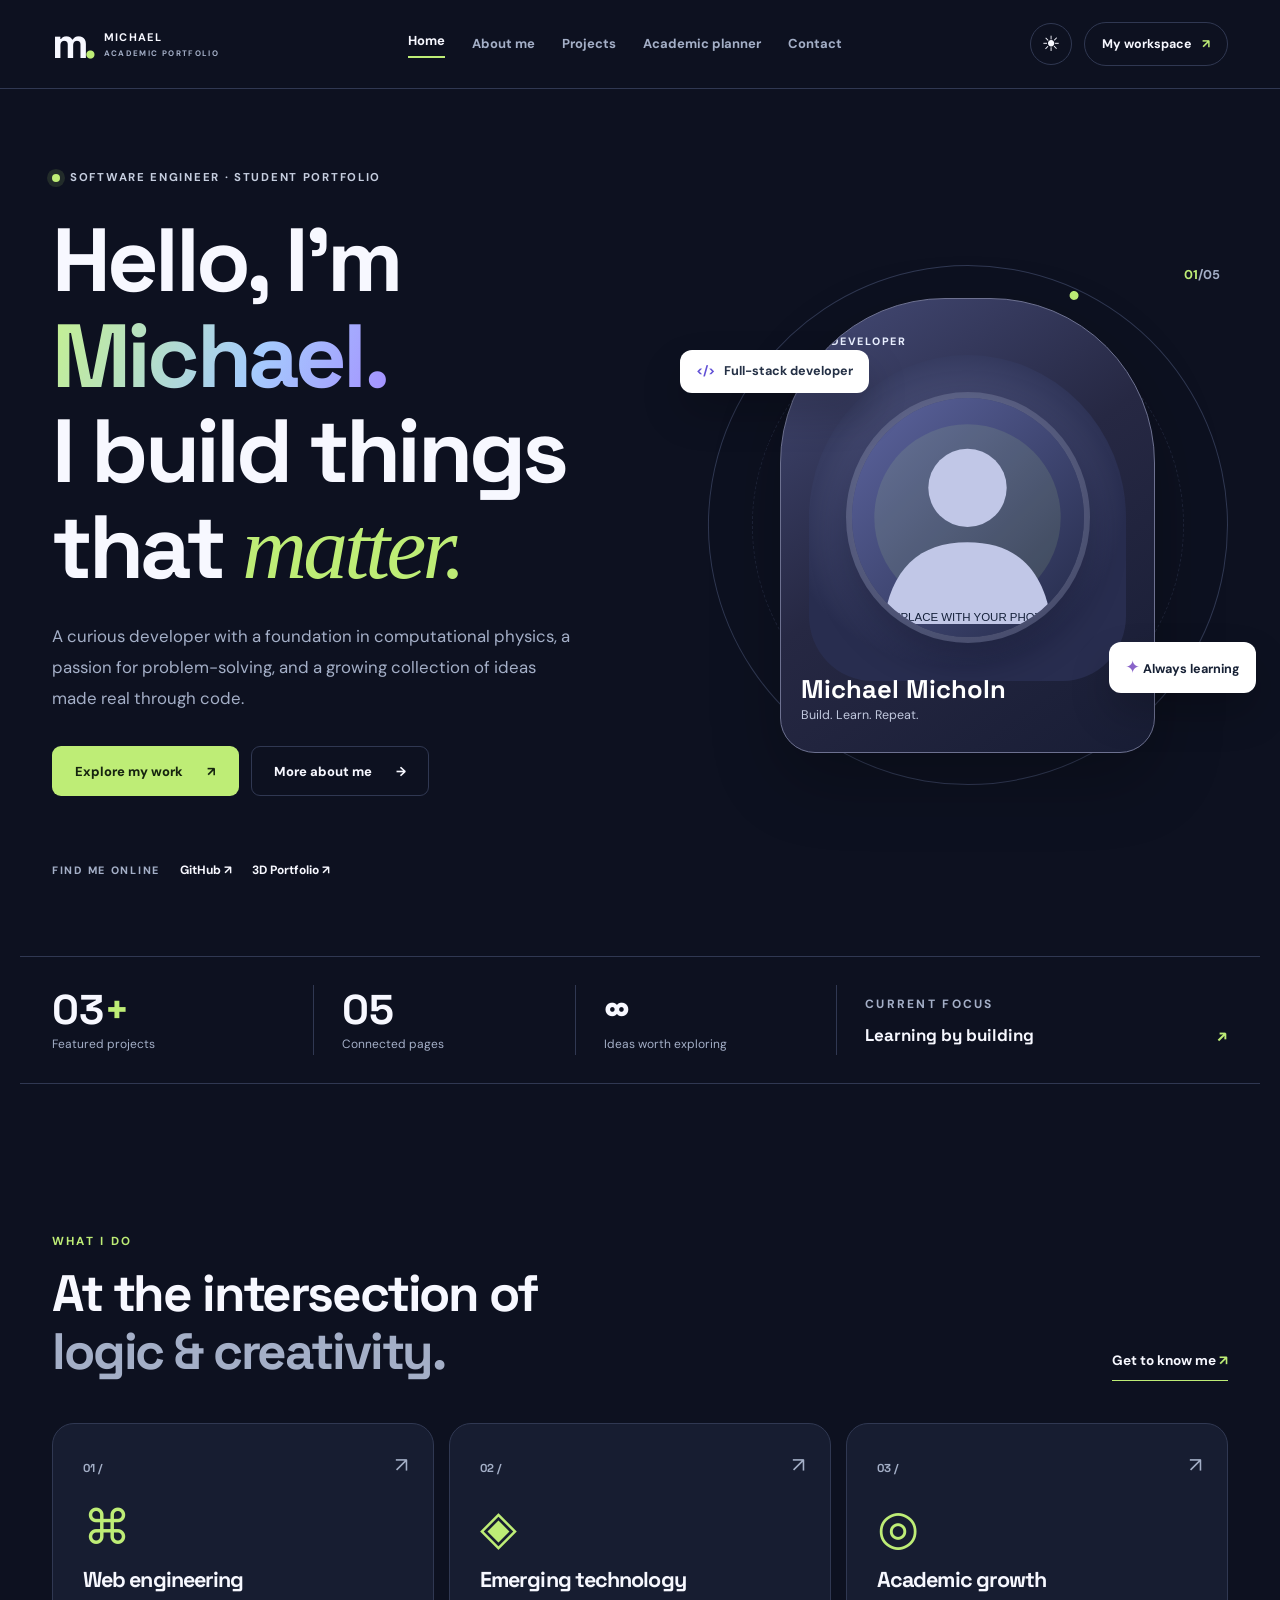
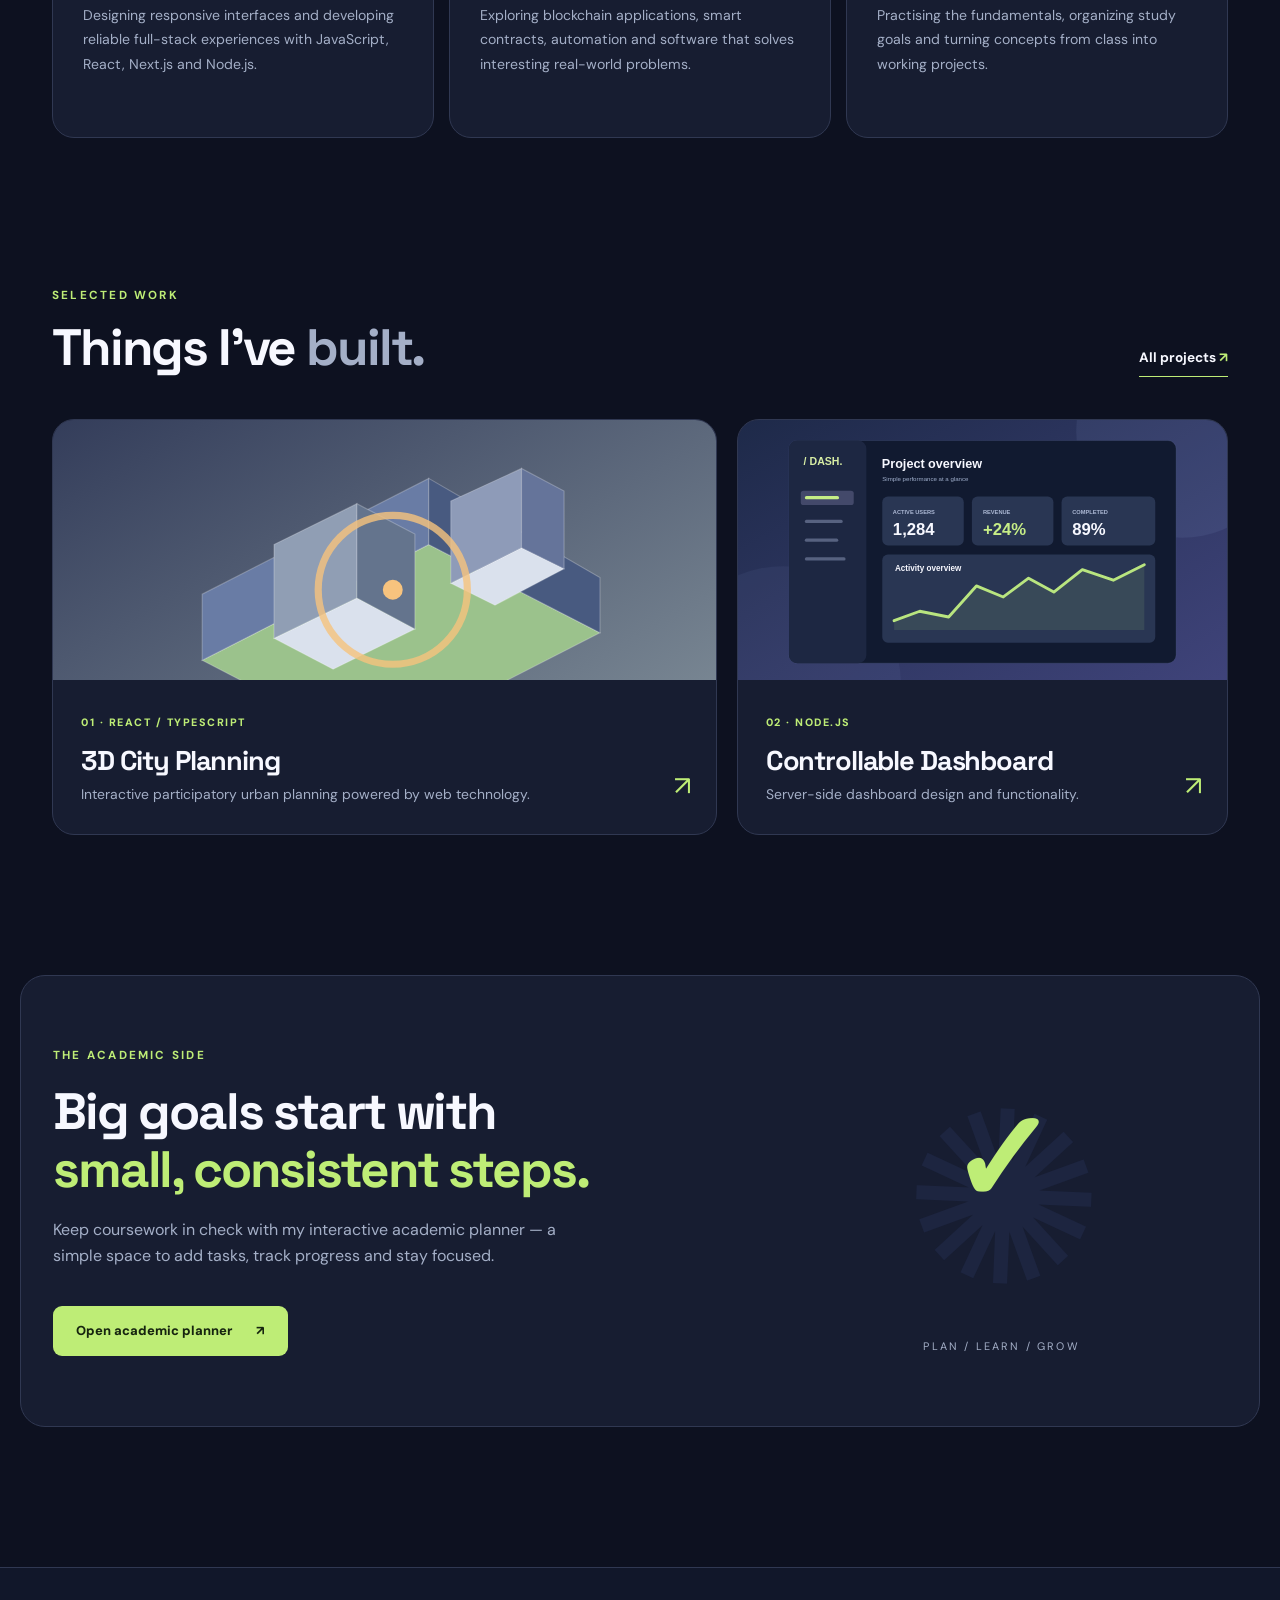
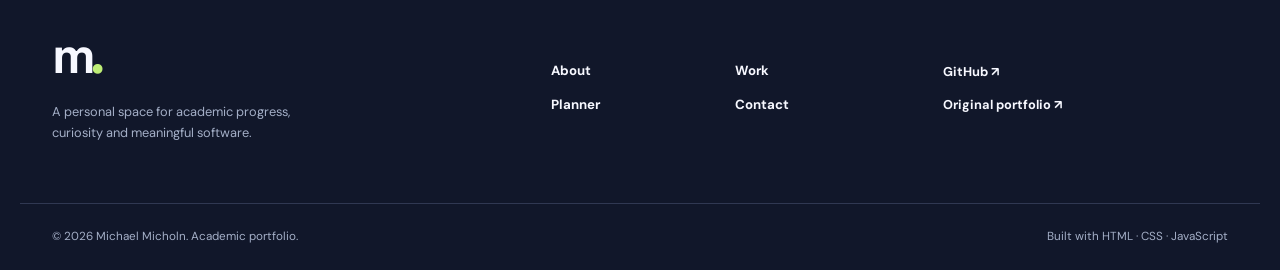
<file: index.html>
<!doctype html><html lang="en" data-theme="dark"><head><meta charset="utf-8"><meta name="viewport" content="width=device-width, initial-scale=1"><meta name="description" content="Personal academic portfolio of Michael Micholn — software projects, study planning and contact."><meta name="theme-color" content="#0c1225"><title>Home | Michael Micholn</title><link rel="icon" href="assets/favicon.svg" type="image/svg+xml"><link rel="stylesheet" href="css/styles.css"><script>try{document.documentElement.dataset.theme=localStorage.getItem('michael-portfolio-theme')||'dark'}catch(e){}</script><script defer src="js/main.js"></script></head><body><a class="skip-link" href="#main-content">Skip to content</a>
<header class="site-header" id="top"><div class="container header-inner">
<a class="brand" href="index.html" aria-label="Michael Micholn — Home"><span class="brand-mark">m<span class="brand-dot">.</span></span><span class="brand-label">MICHAEL <small>ACADEMIC PORTFOLIO</small></span></a>
<nav class="primary-nav" id="primary-nav" aria-label="Main navigation"><a href="index.html" aria-current="page" class="nav-link active">Home</a>
<a href="about.html" class="nav-link">About me</a>
<a href="projects.html" class="nav-link">Projects</a>
<a href="planner.html" class="nav-link">Academic planner</a>
<a href="contact.html" class="nav-link">Contact</a></nav>
<div class="header-actions"><button class="icon-btn theme-toggle" type="button" aria-label="Switch to light theme" title="Toggle theme"><span class="theme-symbol" aria-hidden="true">☀</span></button><a class="header-cta" href="planner.html">My workspace <span aria-hidden="true">↗</span></a><button class="icon-btn mobile-toggle" type="button" aria-label="Open navigation" aria-expanded="false" aria-controls="primary-nav"><span class="hamburger" aria-hidden="true"><i></i><i></i><i></i></span></button></div>
</div></header><main id="main-content"><section class="hero container"><div class="hero-copy"><div class="eyebrow"><span class="live-dot"></span> SOFTWARE ENGINEER · STUDENT PORTFOLIO</div><h1>Hello, I'm <span class="gradient-text">Michael.</span><br>I build things<br>that <em>matter.</em></h1><p class="hero-lede">A curious developer with a foundation in computational physics, a passion for problem-solving, and a growing collection of ideas made real through code.</p><div class="hero-actions"><a href="projects.html" class="btn btn-primary">Explore my work <span aria-hidden="true">↗</span></a><a href="about.html" class="btn btn-outline">More about me <span aria-hidden="true">→</span></a></div><div class="hero-social"><span>FIND ME ONLINE</span><a href="https://github.com/Micholn" target="_blank" rel="noopener noreferrer">GitHub ↗</a><a href="https://nieportfolio.netlify.app/" target="_blank" rel="noopener noreferrer">3D Portfolio ↗</a></div></div><div class="hero-visual"><div class="orbit orbit-one"></div><div class="orbit orbit-two"></div><div class="portrait-card"><div class="portrait-top"><span class="portrait-mini-label">THE DEVELOPER</span><span class="four-point-star">✳</span></div><div class="portrait-circle"><img class="profile-photo" src="https://avatars.githubusercontent.com/u/68743378?v=4&amp;s=600" alt="Michael's current GitHub profile image" onerror="this.onerror=null;this.src='assets/avatar-fallback.svg'"></div><div class="portrait-foot"><strong>Michael Micholn</strong><span>Build. Learn. Repeat.</span></div></div><div class="float-tag tag-one">&lt;/&gt; <span>Full-stack developer</span></div><div class="float-tag tag-two"><span class="tag-star">✦</span> Always learning</div><div class="visual-number">01<span>/05</span></div></div></section>
<section class="container stats-band" aria-label="Portfolio overview"><div class="stat"><strong>03<span>+</span></strong><span>Featured projects</span></div><div class="stat"><strong>05</strong><span>Connected pages</span></div><div class="stat"><strong>∞</strong><span>Ideas worth exploring</span></div><div class="stat stat-message"><span class="small-caps">CURRENT FOCUS</span><strong>Learning by building <span>↗</span></strong></div></section>
<section class="section container"><div class="section-heading"><div><div class="kicker">WHAT I DO</div><h2>At the intersection of<br><span class="muted-heading">logic & creativity.</span></h2></div><a class="text-link" href="about.html">Get to know me <span aria-hidden="true">↗</span></a></div><div class="expertise-grid"><article class="feature-card"><span class="feature-number">01 /</span><span class="feature-icon" aria-hidden="true">⌘</span><h3>Web engineering</h3><p>Designing responsive interfaces and developing reliable full-stack experiences with JavaScript, React, Next.js and Node.js.</p><span class="feature-arrow" aria-hidden="true">↗</span></article><article class="feature-card"><span class="feature-number">02 /</span><span class="feature-icon" aria-hidden="true">◈</span><h3>Emerging technology</h3><p>Exploring blockchain applications, smart contracts, automation and software that solves interesting real-world problems.</p><span class="feature-arrow" aria-hidden="true">↗</span></article><article class="feature-card"><span class="feature-number">03 /</span><span class="feature-icon" aria-hidden="true">◎</span><h3>Academic growth</h3><p>Practising the fundamentals, organizing study goals and turning concepts from class into working projects.</p><span class="feature-arrow" aria-hidden="true">↗</span></article></div></section>
<section class="section container featured"><div class="section-heading"><div><div class="kicker">SELECTED WORK</div><h2>Things I've <span class="muted-heading">built.</span></h2></div><a class="text-link" href="projects.html">All projects <span aria-hidden="true">↗</span></a></div><div class="featured-grid"><a class="featured-project featured-primary" href="https://github.com/Micholn/Participatory_planning3D" target="_blank" rel="noopener noreferrer"><div class="featured-illustration"><img src="https://raw.githubusercontent.com/Micholn/Participatory_planning3D/j-game-main/screenshot.png" onerror="this.onerror=null;this.src='assets/cityplan-preview.svg'" alt="Screenshot of the 3D city planning project" loading="lazy"></div><div class="featured-content"><span>01 · REACT / TYPESCRIPT</span><h3>3D City Planning</h3><p>Interactive participatory urban planning powered by web technology.</p><span class="project-link-mark">↗</span></div></a><a class="featured-project" href="https://github.com/Micholn/Controllable_dashboard" target="_blank" rel="noopener noreferrer"><div class="featured-illustration"><img src="assets/dashboard-preview.svg" alt="Illustrated preview of a developer dashboard" loading="lazy"></div><div class="featured-content"><span>02 · NODE.JS</span><h3>Controllable Dashboard</h3><p>Server-side dashboard design and functionality.</p><span class="project-link-mark">↗</span></div></a></div></section>
<section class="container closer"><div><div class="kicker">THE ACADEMIC SIDE</div><h2>Big goals start with<br><em>small, consistent steps.</em></h2><p>Keep coursework in check with my interactive academic planner — a simple space to add tasks, track progress and stay focused.</p><a href="planner.html" class="btn btn-primary">Open academic planner <span aria-hidden="true">↗</span></a></div><div class="closer-decoration" aria-hidden="true"><span class="deco-orbit">✺</span><div class="deco-check">✓</div><span>PLAN / LEARN / GROW</span></div></section></main><footer class="site-footer"><div class="container footer-top"><div><a href="index.html" class="footer-logo">m<span>.</span></a><p>A personal space for academic progress,<br>curiosity and meaningful software.</p></div><div class="footer-links"><a href="about.html">About</a><a href="projects.html">Work</a><a href="planner.html">Planner</a><a href="contact.html">Contact</a></div><div class="footer-social"><a href="https://github.com/Micholn" target="_blank" rel="noopener noreferrer">GitHub ↗</a><a href="https://nieportfolio.netlify.app/" target="_blank" rel="noopener noreferrer">Original portfolio ↗</a></div></div><div class="container footer-bottom"><span>© <span id="copyright-year">2026</span> Michael Micholn. Academic portfolio.</span><span>Built with HTML · CSS · JavaScript</span></div></footer></body></html>
</file>
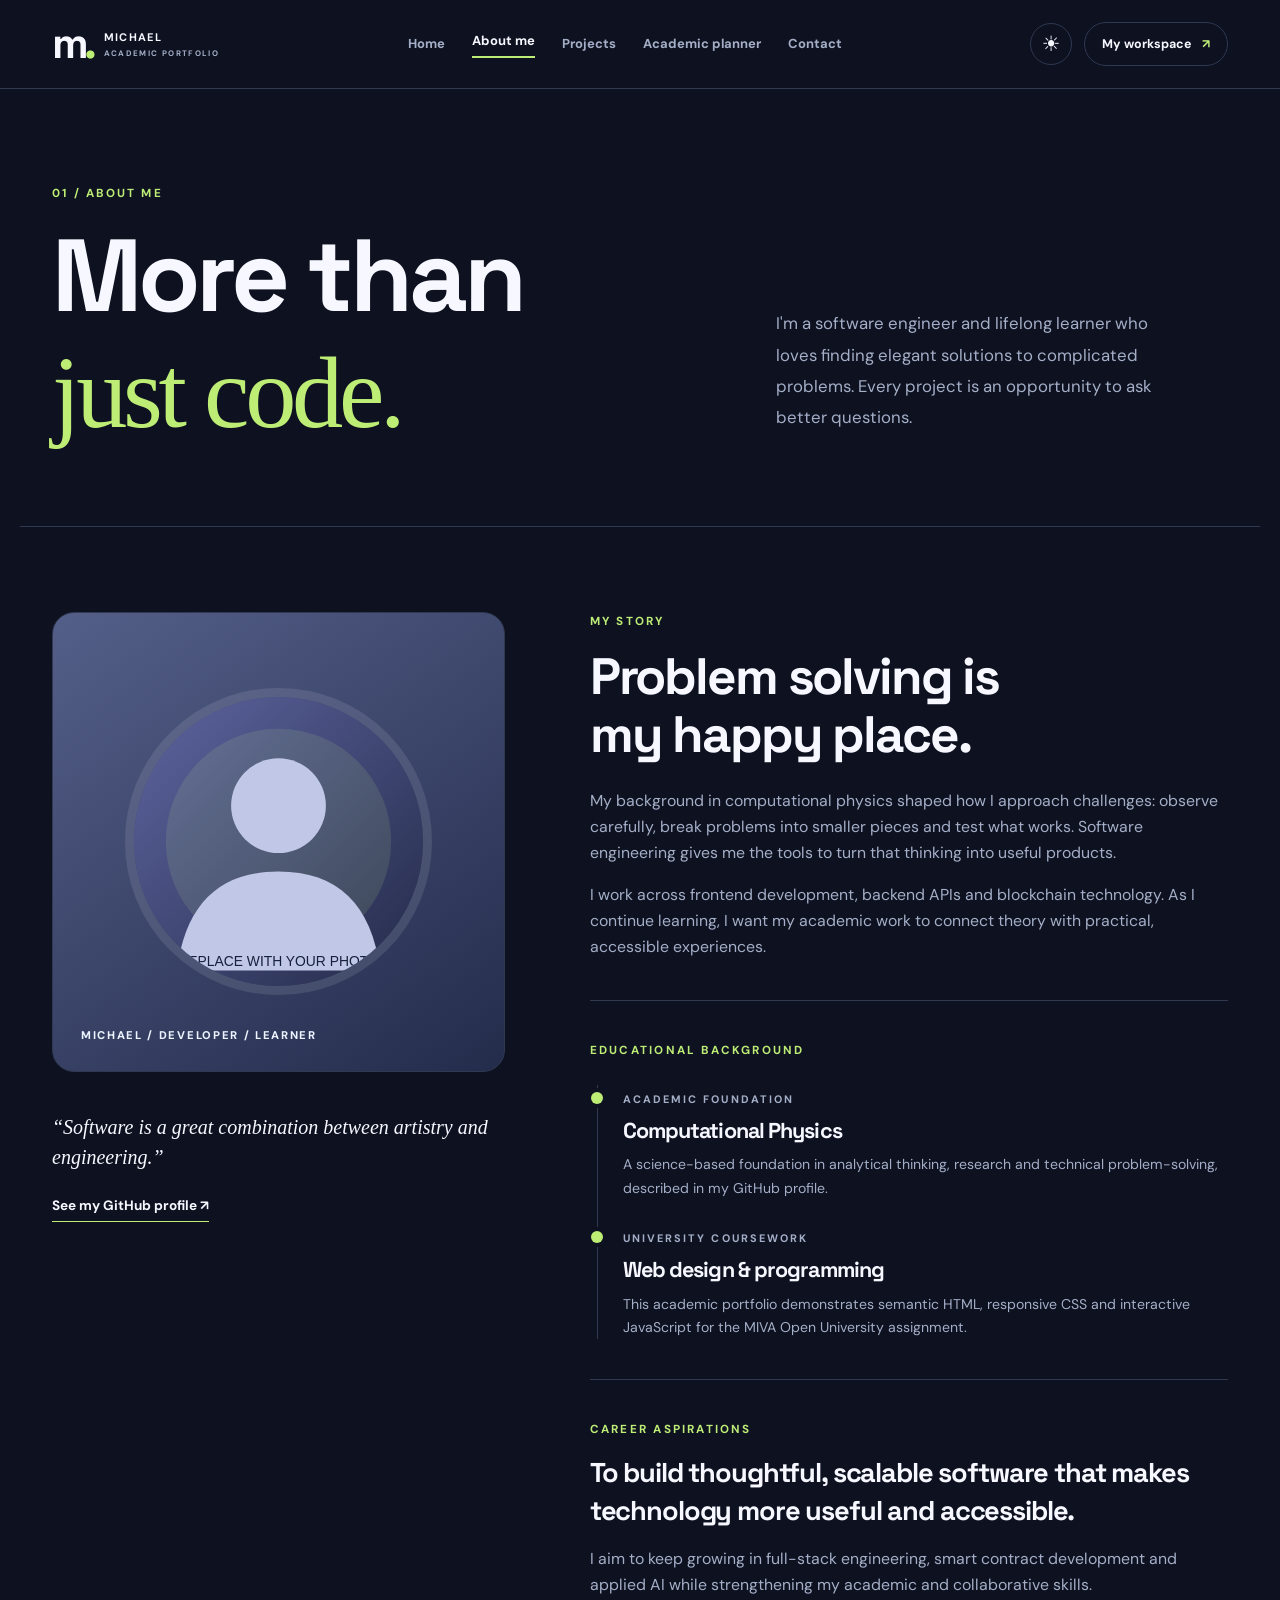
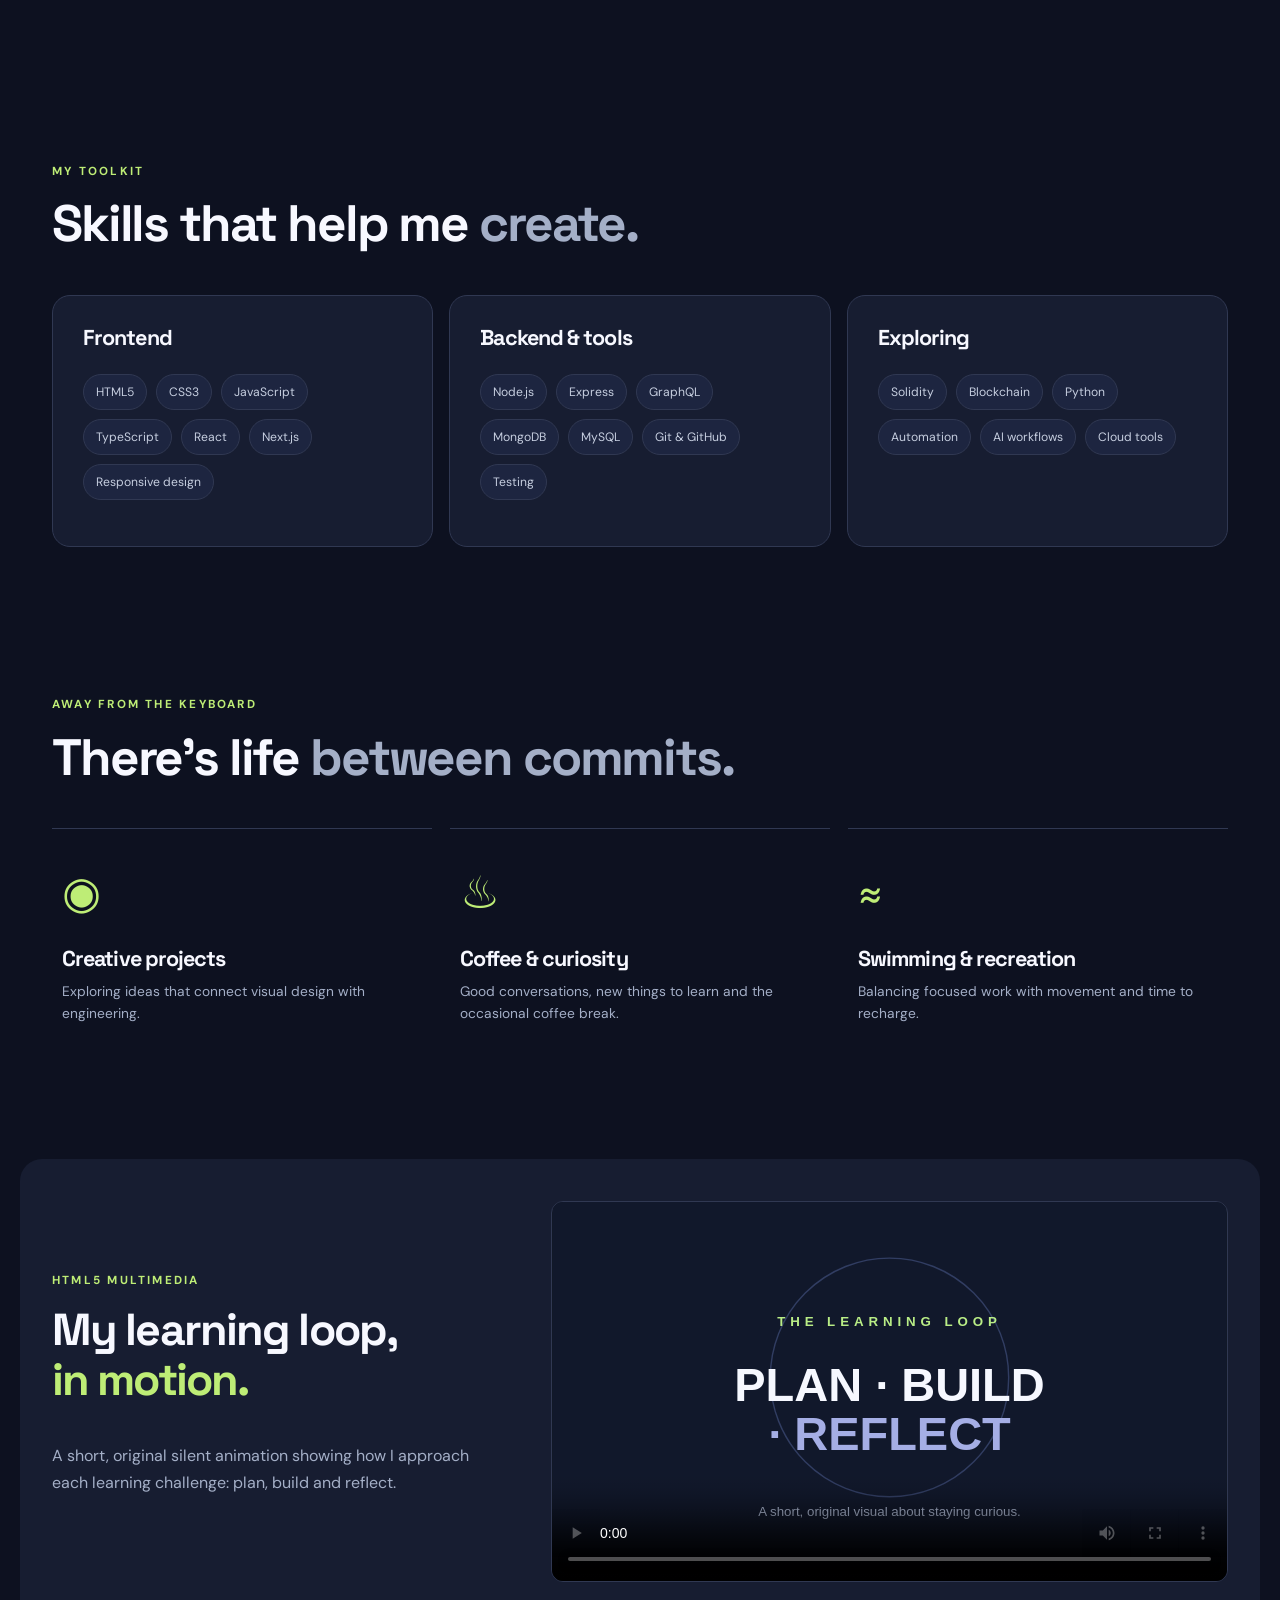
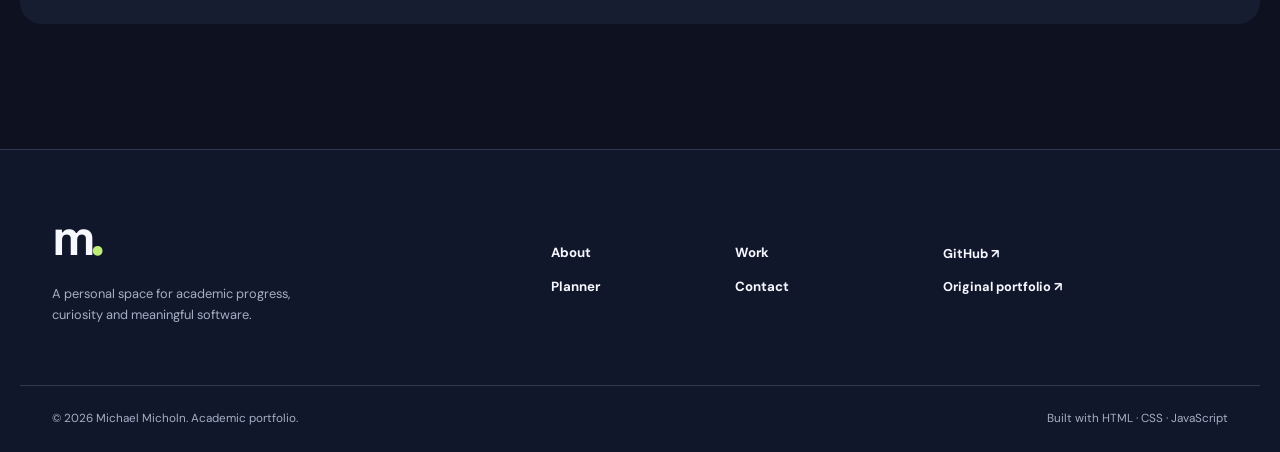
<file: about.html>
<!doctype html><html lang="en" data-theme="dark"><head><meta charset="utf-8"><meta name="viewport" content="width=device-width, initial-scale=1"><meta name="description" content="Education, skills, interests and aspirations of developer Michael Micholn."><meta name="theme-color" content="#0c1225"><title>About me | Michael Micholn</title><link rel="icon" href="assets/favicon.svg" type="image/svg+xml"><link rel="stylesheet" href="css/styles.css"><script>try{document.documentElement.dataset.theme=localStorage.getItem('michael-portfolio-theme')||'dark'}catch(e){}</script><script defer src="js/main.js"></script></head><body><a class="skip-link" href="#main-content">Skip to content</a>
<header class="site-header" id="top"><div class="container header-inner">
<a class="brand" href="index.html" aria-label="Michael Micholn — Home"><span class="brand-mark">m<span class="brand-dot">.</span></span><span class="brand-label">MICHAEL <small>ACADEMIC PORTFOLIO</small></span></a>
<nav class="primary-nav" id="primary-nav" aria-label="Main navigation"><a href="index.html" class="nav-link">Home</a>
<a href="about.html" aria-current="page" class="nav-link active">About me</a>
<a href="projects.html" class="nav-link">Projects</a>
<a href="planner.html" class="nav-link">Academic planner</a>
<a href="contact.html" class="nav-link">Contact</a></nav>
<div class="header-actions"><button class="icon-btn theme-toggle" type="button" aria-label="Switch to light theme" title="Toggle theme"><span class="theme-symbol" aria-hidden="true">☀</span></button><a class="header-cta" href="planner.html">My workspace <span aria-hidden="true">↗</span></a><button class="icon-btn mobile-toggle" type="button" aria-label="Open navigation" aria-expanded="false" aria-controls="primary-nav"><span class="hamburger" aria-hidden="true"><i></i><i></i><i></i></span></button></div>
</div></header><main id="main-content"><section class="page-intro container"><div class="kicker">01 / ABOUT ME</div><div class="intro-flex"><h1>More than<br><em>just code.</em></h1><p>I'm a software engineer and lifelong learner who loves finding elegant solutions to complicated problems. Every project is an opportunity to ask better questions.</p></div></section><section class="container about-layout"><div class="about-portrait"><div class="about-photo-panel"><img src="https://avatars.githubusercontent.com/u/68743378?v=4&amp;s=600" onerror="this.onerror=null;this.src='assets/avatar-fallback.svg'" alt="Michael's GitHub profile image"><div class="about-image-caption">MICHAEL / DEVELOPER / LEARNER</div></div><p class="side-quote">“Software is a great combination between artistry and engineering.”</p><a class="text-link" href="https://github.com/Micholn" target="_blank" rel="noopener noreferrer">See my GitHub profile ↗</a></div><div class="about-main"><div class="kicker">MY STORY</div><h2>Problem solving is<br>my happy place.</h2><p>My background in computational physics shaped how I approach challenges: observe carefully, break problems into smaller pieces and test what works. Software engineering gives me the tools to turn that thinking into useful products.</p><p>I work across frontend development, backend APIs and blockchain technology. As I continue learning, I want my academic work to connect theory with practical, accessible experiences.</p><div class="section-divider"></div><div class="kicker">EDUCATIONAL BACKGROUND</div><div class="timeline"><div class="timeline-item"><span class="timeline-dot"></span><div><span class="micro-label">ACADEMIC FOUNDATION</span><h3>Computational Physics</h3><p>A science-based foundation in analytical thinking, research and technical problem-solving, described in my GitHub profile.</p></div></div><div class="timeline-item"><span class="timeline-dot"></span><div><span class="micro-label">UNIVERSITY COURSEWORK</span><h3>Web design & programming</h3><p>This academic portfolio demonstrates semantic HTML, responsive CSS and interactive JavaScript for the MIVA Open University assignment.</p></div></div></div><div class="section-divider"></div><div class="kicker">CAREER ASPIRATIONS</div><h3 class="aspiration">To build thoughtful, scalable software that makes technology more useful and accessible.</h3><p>I aim to keep growing in full-stack engineering, smart contract development and applied AI while strengthening my academic and collaborative skills.</p></div></section>
<section class="section container"><div class="section-heading"><div><div class="kicker">MY TOOLKIT</div><h2>Skills that help me <span class="muted-heading">create.</span></h2></div></div><div class="skills-layout"><article class="skill-block"><h3>Frontend</h3><ul class="chip-list"><li>HTML5</li><li>CSS3</li><li>JavaScript</li><li>TypeScript</li><li>React</li><li>Next.js</li><li>Responsive design</li></ul></article><article class="skill-block"><h3>Backend & tools</h3><ul class="chip-list"><li>Node.js</li><li>Express</li><li>GraphQL</li><li>MongoDB</li><li>MySQL</li><li>Git & GitHub</li><li>Testing</li></ul></article><article class="skill-block"><h3>Exploring</h3><ul class="chip-list"><li>Solidity</li><li>Blockchain</li><li>Python</li><li>Automation</li><li>AI workflows</li><li>Cloud tools</li></ul></article></div></section>
<section class="section container interests-section"><div class="section-heading"><div><div class="kicker">AWAY FROM THE KEYBOARD</div><h2>There's life <span class="muted-heading">between commits.</span></h2></div></div><div class="interests-grid"><div class="interest-item"><span aria-hidden="true">◉</span><h3>Creative projects</h3><p>Exploring ideas that connect visual design with engineering.</p></div><div class="interest-item"><span aria-hidden="true">♨</span><h3>Coffee & curiosity</h3><p>Good conversations, new things to learn and the occasional coffee break.</p></div><div class="interest-item"><span aria-hidden="true">≈</span><h3>Swimming & recreation</h3><p>Balancing focused work with movement and time to recharge.</p></div></div></section>
<section class="container media-section"><div class="media-copy"><div class="kicker">HTML5 MULTIMEDIA</div><h2>My learning loop,<br><em>in motion.</em></h2><p>A short, original silent animation showing how I approach each learning challenge: plan, build and reflect.</p></div><video class="workflow-video" controls preload="metadata" playsinline poster="assets/workflow-poster.svg" aria-label="Silent animation of the plan, build, reflect learning cycle"><source src="assets/learning-loop.mp4" type="video/mp4">Your browser does not support HTML5 video.</video></section></main><footer class="site-footer"><div class="container footer-top"><div><a href="index.html" class="footer-logo">m<span>.</span></a><p>A personal space for academic progress,<br>curiosity and meaningful software.</p></div><div class="footer-links"><a href="about.html">About</a><a href="projects.html">Work</a><a href="planner.html">Planner</a><a href="contact.html">Contact</a></div><div class="footer-social"><a href="https://github.com/Micholn" target="_blank" rel="noopener noreferrer">GitHub ↗</a><a href="https://nieportfolio.netlify.app/" target="_blank" rel="noopener noreferrer">Original portfolio ↗</a></div></div><div class="container footer-bottom"><span>© <span id="copyright-year">2026</span> Michael Micholn. Academic portfolio.</span><span>Built with HTML · CSS · JavaScript</span></div></footer></body></html>
</file>
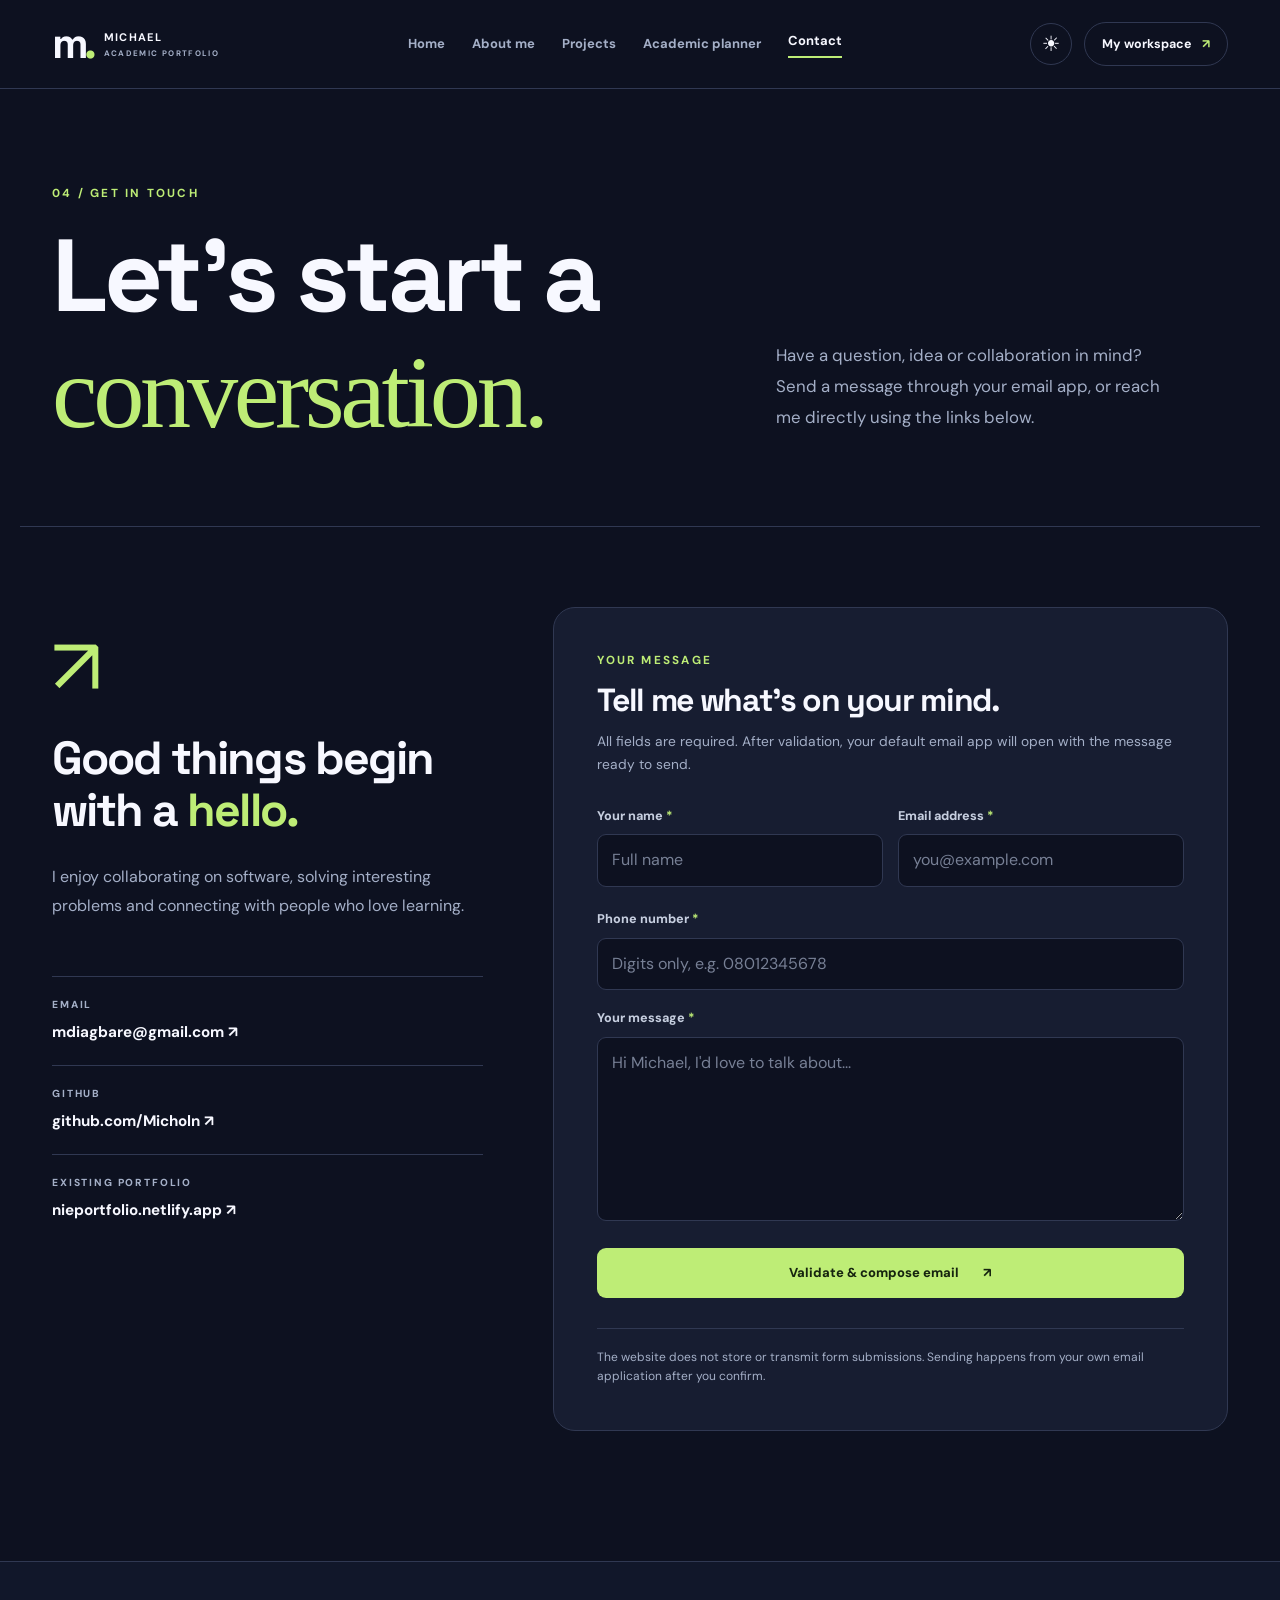
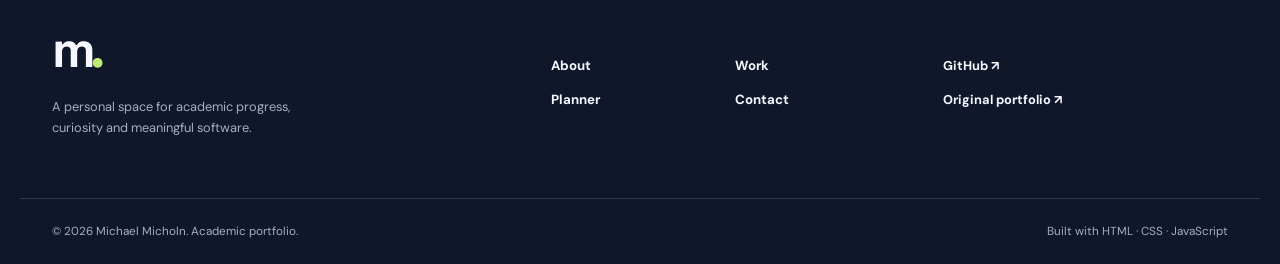
<file: contact.html>
<!doctype html><html lang="en" data-theme="dark"><head><meta charset="utf-8"><meta name="viewport" content="width=device-width, initial-scale=1"><meta name="description" content="Validated contact form and verified contact links for Michael Micholn."><meta name="theme-color" content="#0c1225"><title>Contact | Michael Micholn</title><link rel="icon" href="assets/favicon.svg" type="image/svg+xml"><link rel="stylesheet" href="css/styles.css"><script>try{document.documentElement.dataset.theme=localStorage.getItem('michael-portfolio-theme')||'dark'}catch(e){}</script><script defer src="js/main.js"></script><script defer src="js/contact.js"></script></head><body><a class="skip-link" href="#main-content">Skip to content</a>
<header class="site-header" id="top"><div class="container header-inner">
<a class="brand" href="index.html" aria-label="Michael Micholn — Home"><span class="brand-mark">m<span class="brand-dot">.</span></span><span class="brand-label">MICHAEL <small>ACADEMIC PORTFOLIO</small></span></a>
<nav class="primary-nav" id="primary-nav" aria-label="Main navigation"><a href="index.html" class="nav-link">Home</a>
<a href="about.html" class="nav-link">About me</a>
<a href="projects.html" class="nav-link">Projects</a>
<a href="planner.html" class="nav-link">Academic planner</a>
<a href="contact.html" aria-current="page" class="nav-link active">Contact</a></nav>
<div class="header-actions"><button class="icon-btn theme-toggle" type="button" aria-label="Switch to light theme" title="Toggle theme"><span class="theme-symbol" aria-hidden="true">☀</span></button><a class="header-cta" href="planner.html">My workspace <span aria-hidden="true">↗</span></a><button class="icon-btn mobile-toggle" type="button" aria-label="Open navigation" aria-expanded="false" aria-controls="primary-nav"><span class="hamburger" aria-hidden="true"><i></i><i></i><i></i></span></button></div>
</div></header><main id="main-content"><section class="page-intro container"><div class="kicker">04 / GET IN TOUCH</div><div class="intro-flex"><h1>Let's start a<br><em>conversation.</em></h1><p>Have a question, idea or collaboration in mind? Send a message through your email app, or reach me directly using the links below.</p></div></section><section class="container contact-layout"><aside class="contact-aside"><div class="contact-symbol" aria-hidden="true">↗</div><h2>Good things begin<br>with a <em>hello.</em></h2><p>I enjoy collaborating on software, solving interesting problems and connecting with people who love learning.</p><div class="contact-method"><span>EMAIL</span><a href="mailto:mdiagbare@gmail.com">mdiagbare@gmail.com ↗</a></div><div class="contact-method"><span>GITHUB</span><a href="https://github.com/Micholn" target="_blank" rel="noopener noreferrer">github.com/Micholn ↗</a></div><div class="contact-method"><span>EXISTING PORTFOLIO</span><a href="https://nieportfolio.netlify.app/" target="_blank" rel="noopener noreferrer">nieportfolio.netlify.app ↗</a></div></aside><div class="contact-form-card"><div class="kicker">YOUR MESSAGE</div><h2>Tell me what's on your mind.</h2><p>All fields are required. After validation, your default email app will open with the message ready to send.</p><form id="contact-form" novalidate><div class="form-double"><div class="field"><label for="contact-name">Your name <span aria-hidden="true">*</span></label><input id="contact-name" name="name" type="text" autocomplete="name" placeholder="Full name" maxlength="100" required aria-describedby="name-error"><small id="name-error" class="error-text" aria-live="polite"></small></div><div class="field"><label for="contact-email">Email address <span aria-hidden="true">*</span></label><input id="contact-email" name="email" type="email" autocomplete="email" placeholder="you@example.com" maxlength="254" required aria-describedby="email-error"><small id="email-error" class="error-text" aria-live="polite"></small></div></div><div class="field"><label for="contact-phone">Phone number <span aria-hidden="true">*</span></label><input id="contact-phone" name="phone" type="tel" inputmode="numeric" autocomplete="tel" placeholder="Digits only, e.g. 08012345678" maxlength="20" required aria-describedby="phone-error"><small id="phone-error" class="error-text" aria-live="polite"></small></div><div class="field"><label for="contact-message">Your message <span aria-hidden="true">*</span></label><textarea id="contact-message" name="message" rows="6" placeholder="Hi Michael, I'd love to talk about..." maxlength="3000" required aria-describedby="message-error"></textarea><small id="message-error" class="error-text" aria-live="polite"></small></div><button class="btn btn-primary btn-full" type="submit">Validate & compose email <span aria-hidden="true">↗</span></button><p id="contact-status" role="status" aria-live="polite" class="contact-status"></p></form><div class="contact-disclaimer">The website does not store or transmit form submissions. Sending happens from your own email application after you confirm.</div></div></section></main><footer class="site-footer"><div class="container footer-top"><div><a href="index.html" class="footer-logo">m<span>.</span></a><p>A personal space for academic progress,<br>curiosity and meaningful software.</p></div><div class="footer-links"><a href="about.html">About</a><a href="projects.html">Work</a><a href="planner.html">Planner</a><a href="contact.html">Contact</a></div><div class="footer-social"><a href="https://github.com/Micholn" target="_blank" rel="noopener noreferrer">GitHub ↗</a><a href="https://nieportfolio.netlify.app/" target="_blank" rel="noopener noreferrer">Original portfolio ↗</a></div></div><div class="container footer-bottom"><span>© <span id="copyright-year">2026</span> Michael Micholn. Academic portfolio.</span><span>Built with HTML · CSS · JavaScript</span></div></footer></body></html>
</file>
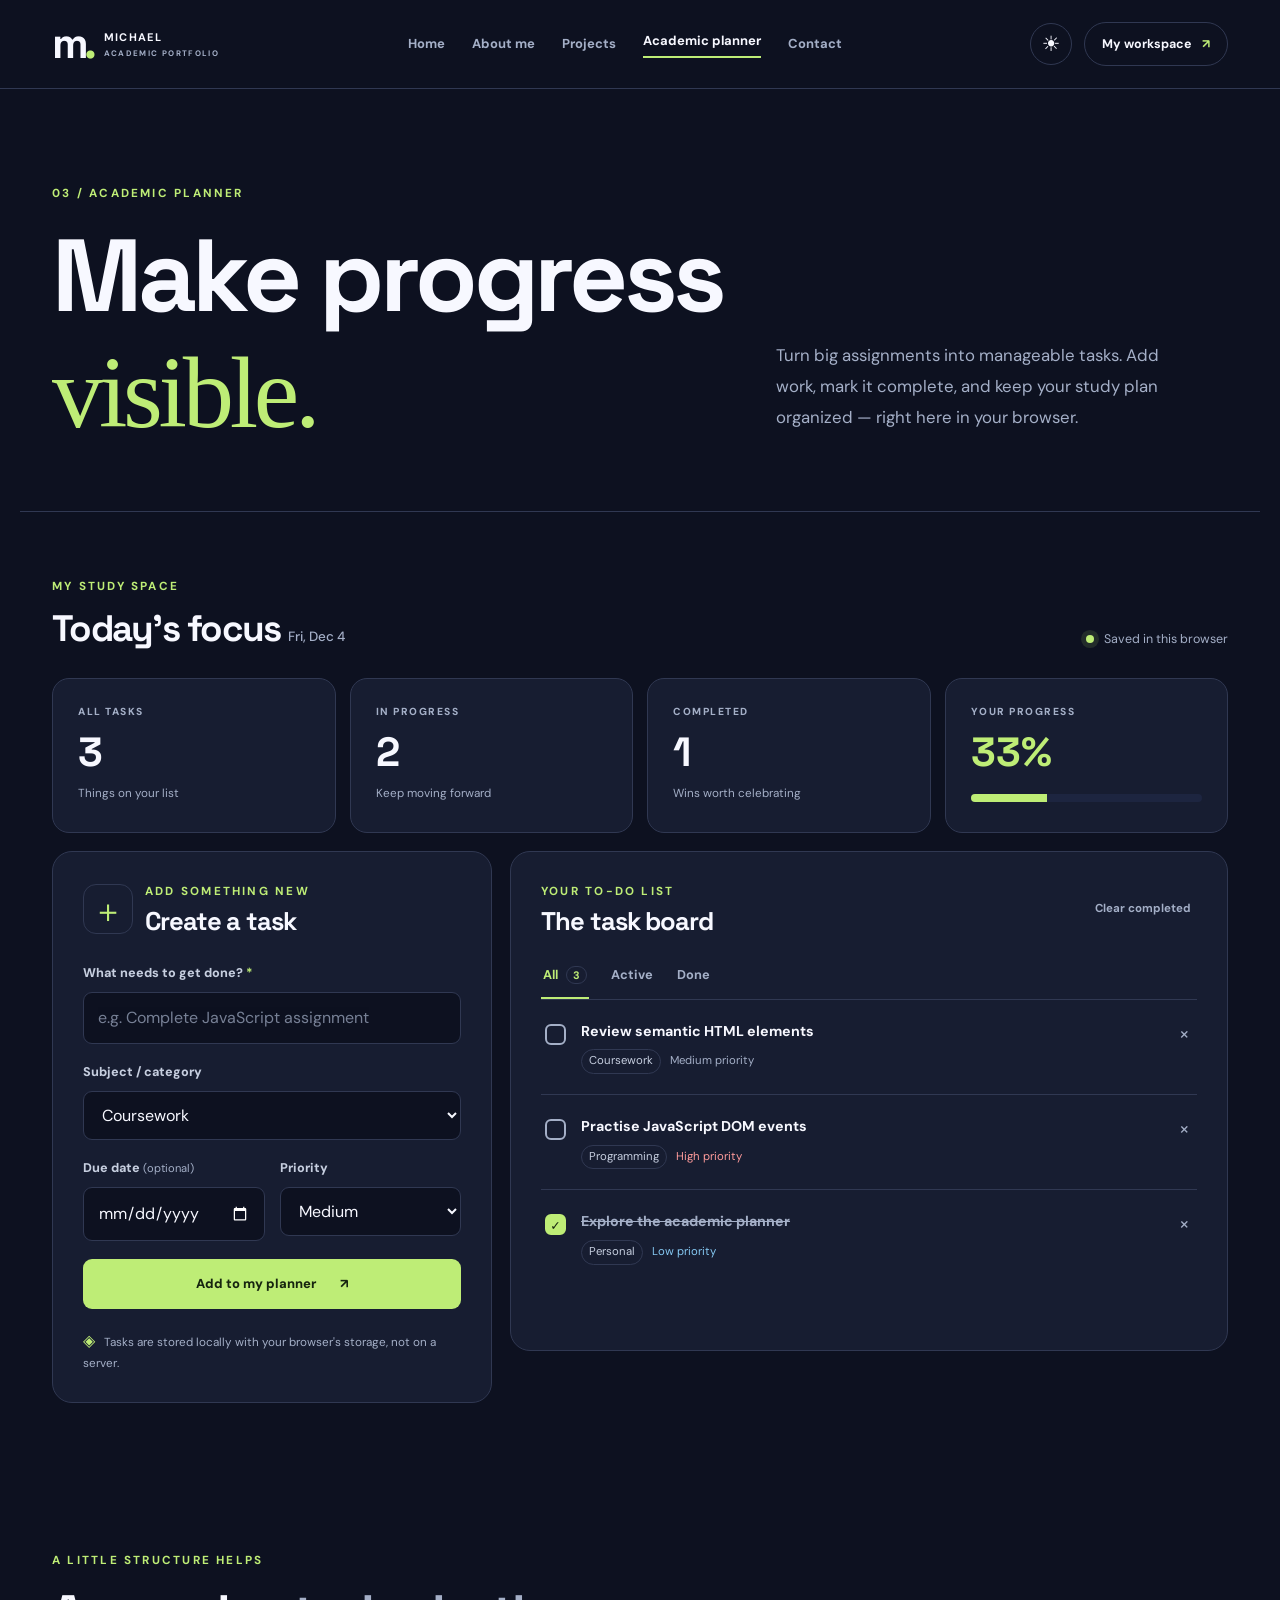
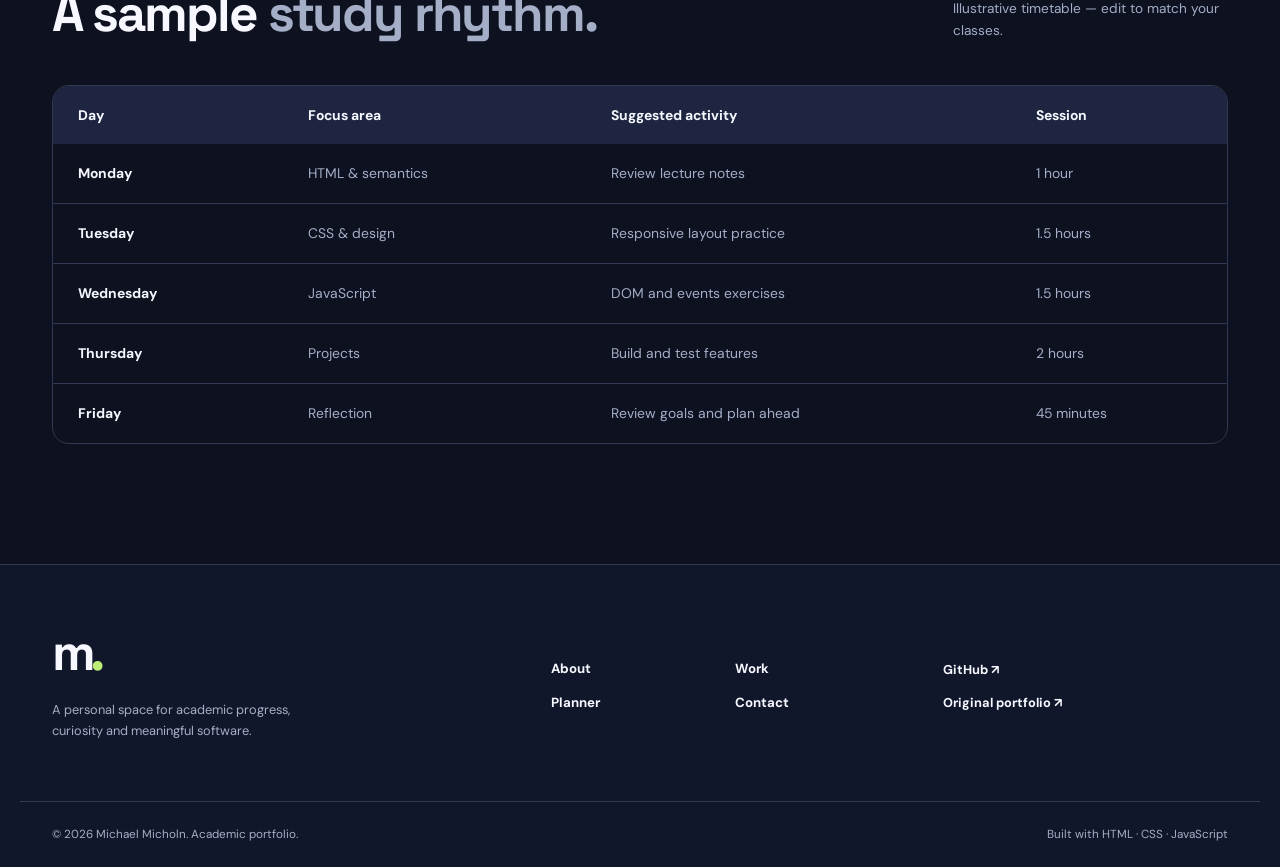
<file: planner.html>
<!doctype html><html lang="en" data-theme="dark"><head><meta charset="utf-8"><meta name="viewport" content="width=device-width, initial-scale=1"><meta name="description" content="Interactive academic task planner with add, complete, delete and persistent browser storage."><meta name="theme-color" content="#0c1225"><title>Academic planner | Michael Micholn</title><link rel="icon" href="assets/favicon.svg" type="image/svg+xml"><link rel="stylesheet" href="css/styles.css"><script>try{document.documentElement.dataset.theme=localStorage.getItem('michael-portfolio-theme')||'dark'}catch(e){}</script><script defer src="js/main.js"></script><script defer src="js/planner.js"></script></head><body><a class="skip-link" href="#main-content">Skip to content</a>
<header class="site-header" id="top"><div class="container header-inner">
<a class="brand" href="index.html" aria-label="Michael Micholn — Home"><span class="brand-mark">m<span class="brand-dot">.</span></span><span class="brand-label">MICHAEL <small>ACADEMIC PORTFOLIO</small></span></a>
<nav class="primary-nav" id="primary-nav" aria-label="Main navigation"><a href="index.html" class="nav-link">Home</a>
<a href="about.html" class="nav-link">About me</a>
<a href="projects.html" class="nav-link">Projects</a>
<a href="planner.html" aria-current="page" class="nav-link active">Academic planner</a>
<a href="contact.html" class="nav-link">Contact</a></nav>
<div class="header-actions"><button class="icon-btn theme-toggle" type="button" aria-label="Switch to light theme" title="Toggle theme"><span class="theme-symbol" aria-hidden="true">☀</span></button><a class="header-cta" href="planner.html">My workspace <span aria-hidden="true">↗</span></a><button class="icon-btn mobile-toggle" type="button" aria-label="Open navigation" aria-expanded="false" aria-controls="primary-nav"><span class="hamburger" aria-hidden="true"><i></i><i></i><i></i></span></button></div>
</div></header><main id="main-content"><section class="page-intro container planner-intro"><div class="kicker">03 / ACADEMIC PLANNER</div><div class="intro-flex"><h1>Make progress<br><em>visible.</em></h1><p>Turn big assignments into manageable tasks. Add work, mark it complete, and keep your study plan organized — right here in your browser.</p></div></section><section class="container planner-dashboard"><div class="planner-topline"><div><div class="kicker">MY STUDY SPACE</div><h2>Today's focus <span class="planner-date" id="today-date"></span></h2></div><span class="saved-indicator"><span class="live-dot"></span> Saved in this browser</span></div><div class="planner-summary"><div class="planner-metric"><span>ALL TASKS</span><strong id="total-count">0</strong><small>Things on your list</small></div><div class="planner-metric"><span>IN PROGRESS</span><strong id="active-count">0</strong><small>Keep moving forward</small></div><div class="planner-metric"><span>COMPLETED</span><strong id="completed-count">0</strong><small>Wins worth celebrating</small></div><div class="planner-metric progress-metric"><span>YOUR PROGRESS</span><strong id="progress-count">0%</strong><div class="progress-track"><span id="progress-bar"></span></div></div></div><div class="planner-columns"><section class="planner-form-card" aria-labelledby="new-task-heading"><div class="form-heading"><span class="large-symbol" aria-hidden="true">＋</span><div><div class="kicker">ADD SOMETHING NEW</div><h3 id="new-task-heading">Create a task</h3></div></div><form id="task-form"><div class="field"><label for="task-title">What needs to get done? <span aria-hidden="true">*</span></label><input id="task-title" name="title" type="text" maxlength="120" placeholder="e.g. Complete JavaScript assignment" autocomplete="off" required><small id="task-title-error" class="error-text" aria-live="polite"></small></div><div class="field"><label for="task-subject">Subject / category</label><select id="task-subject" name="subject"><option value="Coursework">Coursework</option><option value="Programming">Programming</option><option value="Research">Research</option><option value="Revision">Revision</option><option value="Personal">Personal</option></select></div><div class="form-double"><div class="field"><label for="task-date">Due date <span class="optional">(optional)</span></label><input id="task-date" name="date" type="date"></div><div class="field"><label for="task-priority">Priority</label><select id="task-priority" name="priority"><option value="Medium">Medium</option><option value="High">High</option><option value="Low">Low</option></select></div></div><button class="btn btn-primary btn-full" type="submit">Add to my planner <span aria-hidden="true">↗</span></button></form><p class="form-note"><span aria-hidden="true">◈</span> Tasks are stored locally with your browser's storage, not on a server.</p></section><section class="task-list-card" aria-labelledby="task-list-heading"><div class="list-heading"><div><div class="kicker">YOUR TO-DO LIST</div><h3 id="task-list-heading">The task board</h3></div><button type="button" class="text-button" id="clear-completed">Clear completed</button></div><div class="task-controls"><div class="filter-tabs" role="group" aria-label="Filter tasks"><button class="filter-button active" type="button" data-filter="all" aria-pressed="true">All <span id="all-filter-count">0</span></button><button class="filter-button" type="button" data-filter="active" aria-pressed="false">Active</button><button class="filter-button" type="button" data-filter="completed" aria-pressed="false">Done</button></div></div><p id="task-status" class="sr-only" role="status" aria-live="polite"></p><ul id="task-list" class="task-list" aria-label="Academic tasks"></ul><div id="empty-tasks" class="empty-tasks" hidden><span aria-hidden="true">✳</span><h4>Nothing here yet.</h4><p>Try creating a task or switching the filter.</p></div></section></div></section><section class="section container study-rhythm"><div class="section-heading"><div><div class="kicker">A LITTLE STRUCTURE HELPS</div><h2>A sample <span class="muted-heading">study rhythm.</span></h2></div><p>Illustrative timetable — edit to match your classes.</p></div><div class="table-wrap"><table class="schedule-table"><caption class="sr-only">Example weekly study schedule</caption><thead><tr><th scope="col">Day</th><th scope="col">Focus area</th><th scope="col">Suggested activity</th><th scope="col">Session</th></tr></thead><tbody><tr><th scope="row">Monday</th><td>HTML & semantics</td><td>Review lecture notes</td><td>1 hour</td></tr><tr><th scope="row">Tuesday</th><td>CSS & design</td><td>Responsive layout practice</td><td>1.5 hours</td></tr><tr><th scope="row">Wednesday</th><td>JavaScript</td><td>DOM and events exercises</td><td>1.5 hours</td></tr><tr><th scope="row">Thursday</th><td>Projects</td><td>Build and test features</td><td>2 hours</td></tr><tr><th scope="row">Friday</th><td>Reflection</td><td>Review goals and plan ahead</td><td>45 minutes</td></tr></tbody></table></div></section></main><footer class="site-footer"><div class="container footer-top"><div><a href="index.html" class="footer-logo">m<span>.</span></a><p>A personal space for academic progress,<br>curiosity and meaningful software.</p></div><div class="footer-links"><a href="about.html">About</a><a href="projects.html">Work</a><a href="planner.html">Planner</a><a href="contact.html">Contact</a></div><div class="footer-social"><a href="https://github.com/Micholn" target="_blank" rel="noopener noreferrer">GitHub ↗</a><a href="https://nieportfolio.netlify.app/" target="_blank" rel="noopener noreferrer">Original portfolio ↗</a></div></div><div class="container footer-bottom"><span>© <span id="copyright-year">2026</span> Michael Micholn. Academic portfolio.</span><span>Built with HTML · CSS · JavaScript</span></div></footer></body></html>
</file>
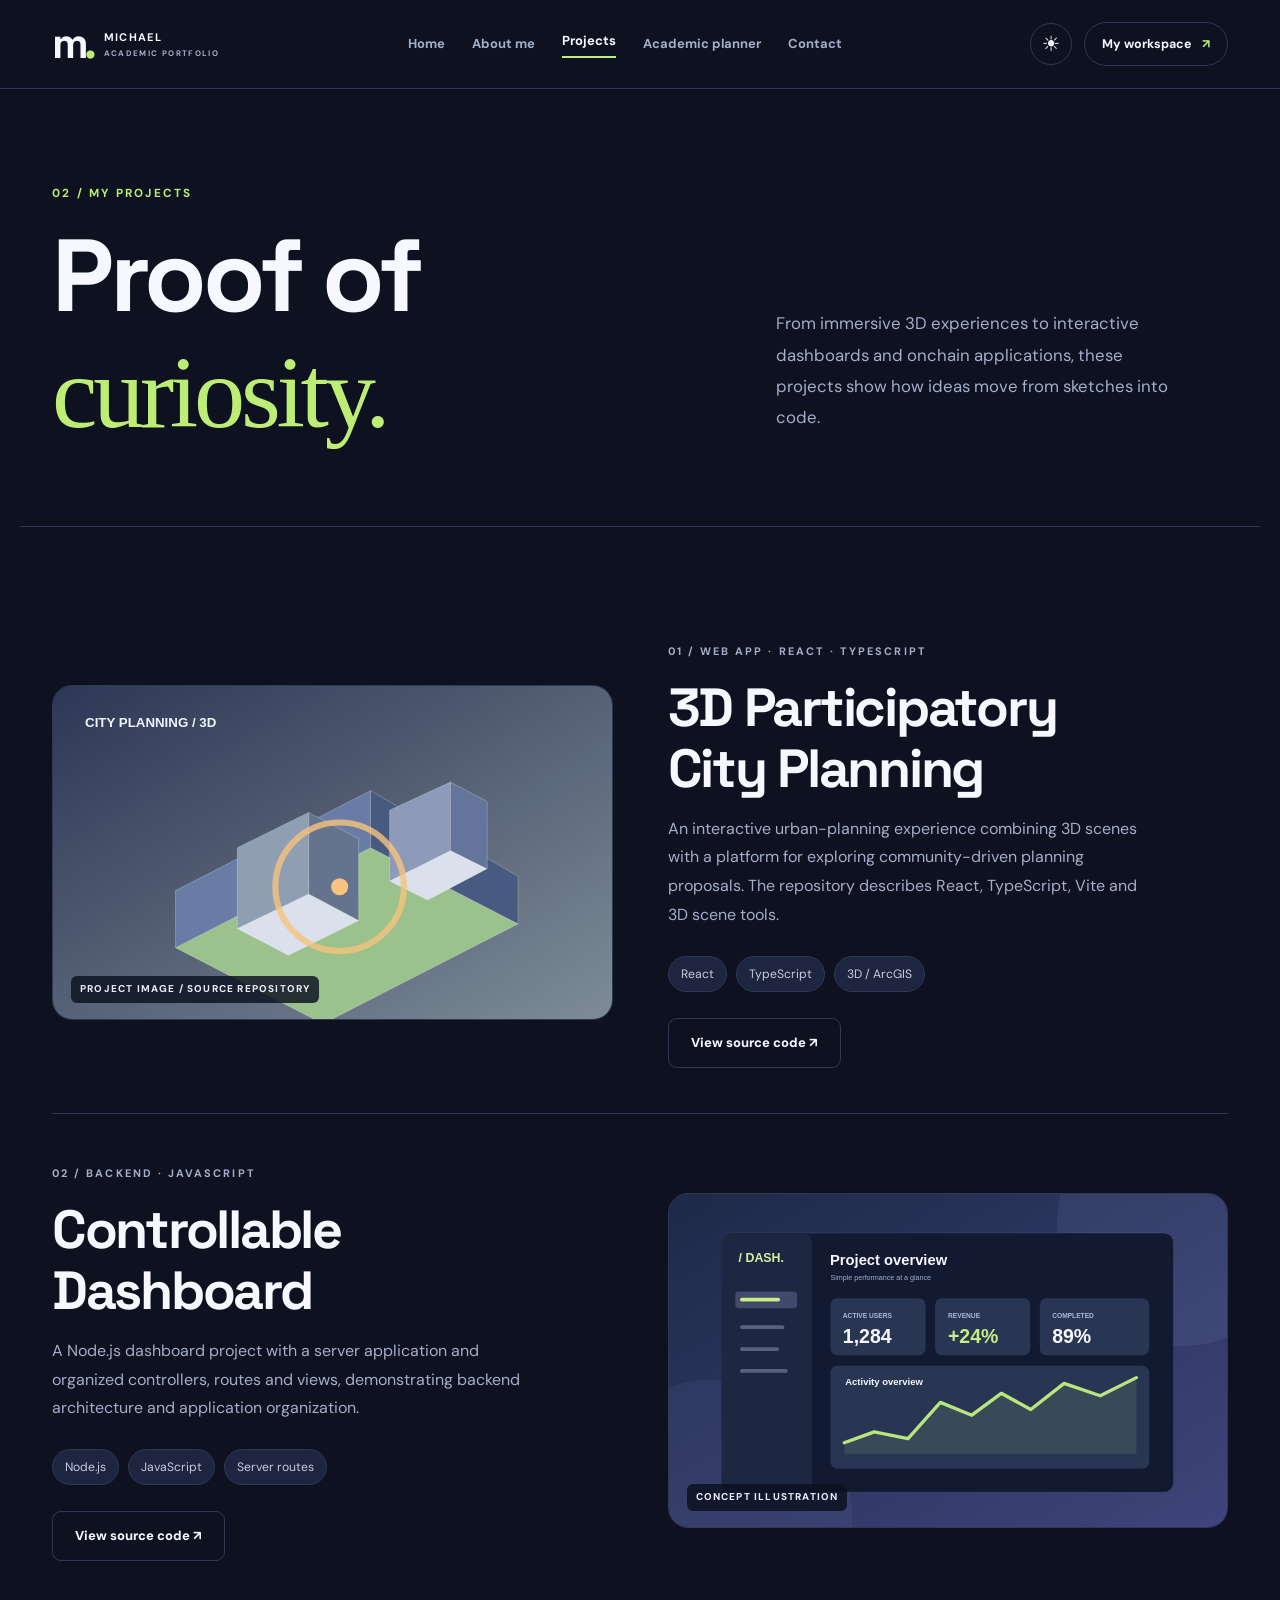
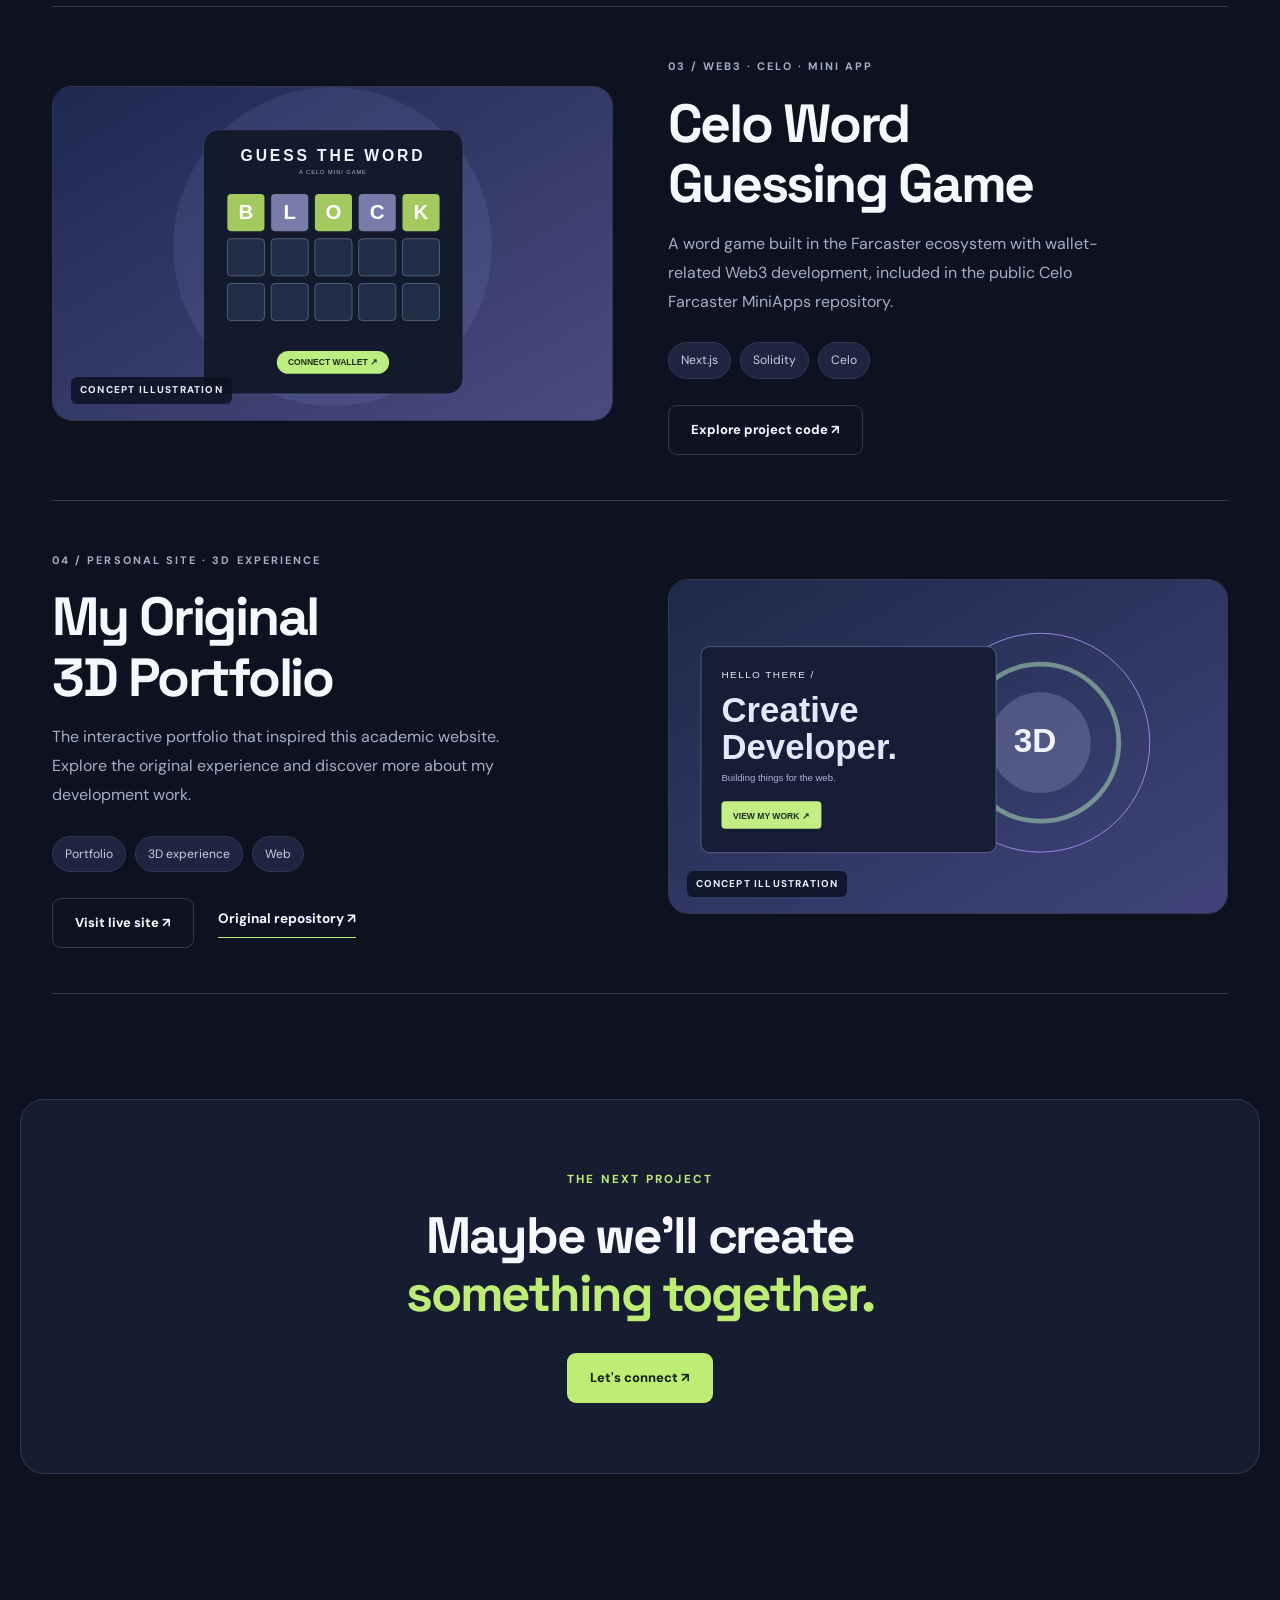
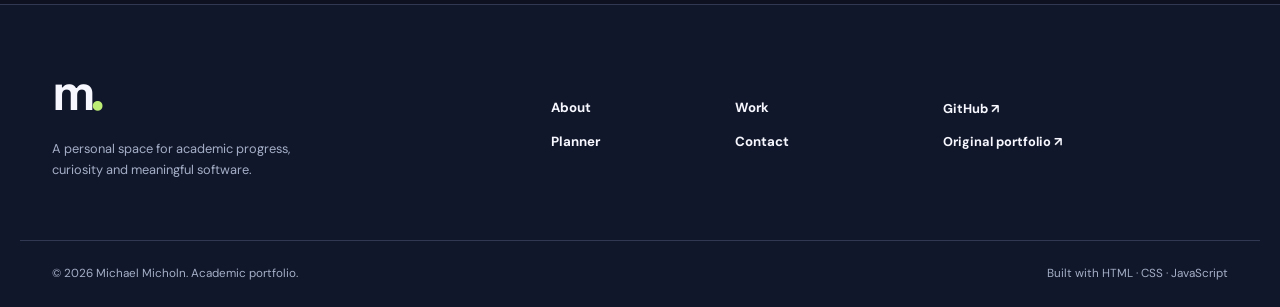
<file: projects.html>
<!doctype html>
<html lang="en" data-theme="dark">
  <head>
    <meta charset="utf-8" />
    <meta name="viewport" content="width=device-width, initial-scale=1" />
    <meta
      name="description"
      content="Real projects and code links from Michael Micholn’s GitHub and original portfolio."
    />
    <meta name="theme-color" content="#0c1225" />
    <title>Projects | Michael Micholn</title>
    <link rel="icon" href="assets/favicon.svg" type="image/svg+xml" />
    <link rel="stylesheet" href="css/styles.css" />
    <script>
      try {
        document.documentElement.dataset.theme =
          localStorage.getItem("michael-portfolio-theme") || "dark";
      } catch (e) {}
    </script>
    <script defer src="js/main.js"></script>
  </head>
  <body>
    <a class="skip-link" href="#main-content">Skip to content</a>
    <header class="site-header" id="top">
      <div class="container header-inner">
        <a class="brand" href="index.html" aria-label="Michael Micholn — Home"
          ><span class="brand-mark">m<span class="brand-dot">.</span></span
          ><span class="brand-label"
            >MICHAEL <small>ACADEMIC PORTFOLIO</small></span
          ></a
        >
        <nav class="primary-nav" id="primary-nav" aria-label="Main navigation">
          <a href="index.html" class="nav-link">Home</a>
          <a href="about.html" class="nav-link">About me</a>
          <a href="projects.html" aria-current="page" class="nav-link active"
            >Projects</a
          >
          <a href="planner.html" class="nav-link">Academic planner</a>
          <a href="contact.html" class="nav-link">Contact</a>
        </nav>
        <div class="header-actions">
          <button
            class="icon-btn theme-toggle"
            type="button"
            aria-label="Switch to light theme"
            title="Toggle theme"
          >
            <span class="theme-symbol" aria-hidden="true">☀</span></button
          ><a class="header-cta" href="planner.html"
            >My workspace <span aria-hidden="true">↗</span></a
          ><button
            class="icon-btn mobile-toggle"
            type="button"
            aria-label="Open navigation"
            aria-expanded="false"
            aria-controls="primary-nav"
          >
            <span class="hamburger" aria-hidden="true"
              ><i></i><i></i><i></i
            ></span>
          </button>
        </div>
      </div>
    </header>
    <main id="main-content">
      <section class="page-intro container">
        <div class="kicker">02 / MY PROJECTS</div>
        <div class="intro-flex">
          <h1>Proof of<br /><em>curiosity.</em></h1>
          <p>
            From immersive 3D experiences to interactive dashboards and onchain
            applications, these projects show how ideas move from sketches into
            code.
          </p>
        </div>
      </section>
      <section
        class="container projects-list"
        aria-label="Featured software projects"
      >
        <article class="project-card">
          <div class="project-art">
            <img
              src="https://raw.githubusercontent.com/Micholn/Participatory_planning3D/j-game-main/screenshot.png"
              alt="Actual screenshot of the 3D city planning interface"
              onerror="
                this.onerror = null;
                this.src = 'assets/cityplan-preview.svg';
              "
            /><span class="art-caption">PROJECT IMAGE / SOURCE REPOSITORY</span>
          </div>
          <div class="project-detail">
            <span class="micro-label">01 / WEB APP · REACT · TYPESCRIPT</span>
            <h2>3D Participatory<br />City Planning</h2>
            <p>
              An interactive urban-planning experience combining 3D scenes with
              a platform for exploring community-driven planning proposals. The
              repository describes React, TypeScript, Vite and 3D scene tools.
            </p>
            <ul class="project-tech">
              <li>React</li>
              <li>TypeScript</li>
              <li>3D / ArcGIS</li>
            </ul>
            <a
              class="btn btn-outline"
              href="https://github.com/Micholn/Participatory_planning3D"
              target="_blank"
              rel="noopener noreferrer"
              >View source code ↗</a
            >
          </div>
        </article>
        <article class="project-card">
          <div class="project-art">
            <img
              src="assets/dashboard-preview.svg"
              alt="Conceptual illustration of a dashboard, not a project screenshot"
            /><span class="art-caption">CONCEPT ILLUSTRATION</span>
          </div>
          <div class="project-detail">
            <span class="micro-label">02 / BACKEND · JAVASCRIPT</span>
            <h2>Controllable<br />Dashboard</h2>
            <p>
              A Node.js dashboard project with a server application and
              organized controllers, routes and views, demonstrating backend
              architecture and application organization.
            </p>
            <ul class="project-tech">
              <li>Node.js</li>
              <li>JavaScript</li>
              <li>Server routes</li>
            </ul>
            <a
              class="btn btn-outline"
              href="https://github.com/Micholn/Controllable_dashboard"
              target="_blank"
              rel="noopener noreferrer"
              >View source code ↗</a
            >
          </div>
        </article>
        <article class="project-card">
          <div class="project-art">
            <img
              src="assets/wordgame-preview.svg"
              alt="Conceptual illustration of a five-letter word guessing game, not a project screenshot"
            /><span class="art-caption">CONCEPT ILLUSTRATION</span>
          </div>
          <div class="project-detail">
            <span class="micro-label">03 / WEB3 · CELO · MINI APP</span>
            <h2>Celo Word<br />Guessing Game</h2>
            <p>
              A word game built in the Farcaster ecosystem with wallet-related
              Web3 development, included in the public Celo Farcaster MiniApps
              repository.
            </p>
            <ul class="project-tech">
              <li>Next.js</li>
              <li>Solidity</li>
              <li>Celo</li>
            </ul>
            <a
              class="btn btn-outline"
              href="https://github.com/celo-org/celo-farcaster-frames/tree/main/v2temp%2Bwordgame"
              target="_blank"
              rel="noopener noreferrer"
              >Explore project code ↗</a
            >
          </div>
        </article>
        <article class="project-card">
          <div class="project-art">
            <img
              src="assets/portfolio-preview.svg"
              alt="Concept illustration of a portfolio website"
            /><span class="art-caption">CONCEPT ILLUSTRATION</span>
          </div>
          <div class="project-detail">
            <span class="micro-label">04 / PERSONAL SITE · 3D EXPERIENCE</span>
            <h2>My Original<br />3D Portfolio</h2>
            <p>
              The interactive portfolio that inspired this academic website.
              Explore the original experience and discover more about my
              development work.
            </p>
            <ul class="project-tech">
              <li>Portfolio</li>
              <li>3D experience</li>
              <li>Web</li>
            </ul>
            <div class="button-row">
              <a
                class="btn btn-outline"
                href="https://nieportfolio.netlify.app/"
                target="_blank"
                rel="noopener noreferrer"
                >Visit live site ↗</a
              ><a
                class="text-link"
                href="https://github.com/Micholn/typ_3d"
                target="_blank"
                rel="noopener noreferrer"
                >Original repository ↗</a
              >
            </div>
          </div>
        </article>
      </section>
      <section class="container bottom-note">
        <div class="kicker">THE NEXT PROJECT</div>
        <h2>Maybe we'll create<br /><em>something together.</em></h2>
        <a class="btn btn-primary" href="contact.html">Let's connect ↗</a>
      </section>
    </main>
    <footer class="site-footer">
      <div class="container footer-top">
        <div>
          <a href="index.html" class="footer-logo">m<span>.</span></a>
          <p>
            A personal space for academic progress,<br />curiosity and
            meaningful software.
          </p>
        </div>
        <div class="footer-links">
          <a href="about.html">About</a><a href="projects.html">Work</a
          ><a href="planner.html">Planner</a><a href="contact.html">Contact</a>
        </div>
        <div class="footer-social">
          <a
            href="https://github.com/Micholn"
            target="_blank"
            rel="noopener noreferrer"
            >GitHub ↗</a
          ><a
            href="https://nieportfolio.netlify.app/"
            target="_blank"
            rel="noopener noreferrer"
            >Original portfolio ↗</a
          >
        </div>
      </div>
      <div class="container footer-bottom">
        <span
          >© <span id="copyright-year">2026</span> Michael Micholn. Academic
          portfolio.</span
        ><span>Built with HTML · CSS · JavaScript</span>
      </div>
    </footer>
  </body>
</html>
</file>
<file: css/styles.css>
@import url('https://fonts.googleapis.com/css2?family=DM+Sans:wght@400;500;600;700&family=Space+Grotesk:wght@400;500;600;700&display=swap');
:root{color-scheme:dark;--bg:#0d1120;--bg2:#11172a;--surface:#171d31;--surface-alt:#1d2540;--line:#303852;--text:#f7f8ff;--muted:#a4afc7;--soft:#c6cedf;--accent:#beed76;--accent-ink:#16240f;--purple:#8c81ef;--error:#ff9eaa;--shadow:0 28px 70px rgba(0,0,0,.24);--radius:22px}
html[data-theme="light"]{color-scheme:light;--bg:#f6f7fc;--bg2:#eef0f9;--surface:#fff;--surface-alt:#f0f2fb;--line:#dce1ed;--text:#18213b;--muted:#606e87;--soft:#475571;--accent:#709e32;--accent-ink:#fff;--purple:#6858ca;--error:#ae2842;--shadow:0 18px 45px rgba(41,50,90,.09)}
*{box-sizing:border-box}html{scroll-behavior:smooth}body{margin:0;background:var(--bg);color:var(--text);font:16px/1.65 'DM Sans',system-ui,-apple-system,sans-serif;overflow-x:hidden}a{color:inherit;text-decoration:none}button,input,select,textarea{font:inherit}button{cursor:pointer}img,video{max-width:100%}img{display:block}h1,h2,h3,h4,p{margin-top:0}h1,h2,h3,h4{font-family:'Space Grotesk',system-ui,sans-serif;line-height:1.13;letter-spacing:-.042em}h1{font-size:clamp(3.5rem,7vw,7rem)}h2{font-size:clamp(2.4rem,4vw,4.4rem)}h3{font-size:1.35rem}p{color:var(--muted)}button:focus-visible,a:focus-visible,input:focus-visible,textarea:focus-visible,select:focus-visible{outline:3px solid var(--purple);outline-offset:3px}.container{max-width:1240px;margin-inline:auto;padding-inline:32px}.section{margin-top:148px}.kicker,.micro-label,.small-caps{color:var(--accent);font-size:.73rem;font-weight:700;letter-spacing:.19em;text-transform:uppercase}.micro-label{color:var(--muted);font-size:.68rem}.muted-heading{color:var(--muted)}em{font-style:normal;color:var(--accent)}.gradient-text{background:linear-gradient(110deg,#c5f18e,#a5ccfd 60%,#a48fff);-webkit-background-clip:text;background-clip:text;color:transparent}.sr-only{position:absolute!important;width:1px;height:1px;padding:0;margin:-1px;overflow:hidden;clip:rect(0,0,0,0);white-space:nowrap;border:0}.skip-link{position:absolute;left:1rem;top:-100px;z-index:100;background:var(--accent);color:var(--accent-ink);padding:.6rem 1rem}.skip-link:focus{top:1rem}
.site-header{position:relative;z-index:20;border-bottom:1px solid var(--line)}.header-inner{min-height:88px;display:flex;align-items:center;justify-content:space-between;gap:20px}.brand{display:flex;align-items:center;gap:12px;flex-shrink:0}.brand-mark,.footer-logo{font:700 43px/.9 'Space Grotesk',sans-serif;letter-spacing:-.12em}.brand-dot,.footer-logo span{color:var(--accent)}.brand-label{display:flex;flex-direction:column;font-weight:700;letter-spacing:.12em;font-size:11px;line-height:1.7}.brand-label small{font-size:8px;letter-spacing:.17em;color:var(--muted)}.primary-nav{display:flex;align-items:center;gap:27px}.nav-link{font-size:13px;color:var(--muted);font-weight:700;white-space:nowrap;transition:color .2s}.nav-link:hover,.nav-link.active{color:var(--text)}.nav-link.active::after{content:'';display:block;width:100%;height:2px;background:var(--accent);margin-top:4px}.header-actions{display:flex;gap:12px;align-items:center}.icon-btn{display:grid;place-items:center;width:42px;height:42px;border:1px solid var(--line);border-radius:50%;color:var(--text);background:transparent}.icon-btn:hover{background:var(--surface)}.theme-symbol{font-size:21px}.header-cta{border:1px solid var(--line);font-weight:700;font-size:.78rem;padding:11px 17px;border-radius:999px}.header-cta span{color:var(--accent);margin-left:7px}.mobile-toggle{display:none}.hamburger{display:flex;flex-direction:column;gap:5px}.hamburger i{display:block;width:17px;height:2px;background:var(--text)}
.btn{display:inline-flex;align-items:center;justify-content:center;gap:24px;min-height:50px;padding:12px 22px;border-radius:9px;font-size:13px;font-weight:800;border:1px solid transparent;transition:transform .2s,background .2s,border-color .2s;white-space:nowrap}.btn:hover{transform:translateY(-3px)}.btn-primary{background:var(--accent);color:var(--accent-ink)}.btn-outline{border-color:var(--line);color:var(--text);background:transparent}.btn-outline:hover{border-color:var(--accent)}.btn-full{width:100%}.text-link{font-size:.85rem;font-weight:700;border-bottom:1px solid var(--accent);padding-bottom:7px;white-space:nowrap}.text-link span{color:var(--accent)}.button-row{display:flex;align-items:center;gap:24px;flex-wrap:wrap}
.hero{display:grid;grid-template-columns:1.08fr .92fr;align-items:center;gap:45px;min-height:690px;padding-top:80px;padding-bottom:75px}.hero-copy{position:relative;z-index:1}.eyebrow{font-size:.71rem;letter-spacing:.15em;font-weight:700;color:var(--soft);display:flex;align-items:center;gap:10px}.live-dot{display:inline-block;width:8px;height:8px;border-radius:50%;background:var(--accent);box-shadow:0 0 0 5px color-mix(in srgb,var(--accent),transparent 88%);flex:none}.hero h1{margin:25px 0;line-height:1.07}.hero h1 em{font-style:italic;font-family:Georgia,serif;font-weight:400}.hero-lede{max-width:525px;font-size:1.05rem;line-height:1.85}.hero-actions{display:flex;flex-wrap:wrap;gap:12px;margin-top:32px}.hero-social{display:flex;gap:20px;align-items:center;flex-wrap:wrap;margin-top:65px;font-size:.75rem}.hero-social>span{font-size:.67rem;color:var(--muted);font-weight:800;letter-spacing:.16em}.hero-social a{font-weight:700}.hero-social a:hover{color:var(--accent)}.hero-visual{height:550px;position:relative;display:grid;place-items:center}.orbit{position:absolute;border-radius:50%;aspect-ratio:1;border:1px solid var(--line);width:100%;max-width:530px;transform:rotate(-12deg)}.orbit-one::before{content:'';height:9px;width:9px;background:var(--accent);position:absolute;top:10%;right:20%;border-radius:50%}.orbit-two{width:83%;border-style:dashed;opacity:.5;transform:rotate(22deg)}.portrait-card{position:relative;z-index:2;width:min(77%,375px);height:455px;padding:20px;background:linear-gradient(145deg,#454b77,#262843 48%,#181d35);border:1px solid #6d7190;border-radius:165px 165px 35px 35px;box-shadow:var(--shadow);display:flex;flex-direction:column;justify-content:space-between;overflow:hidden}html[data-theme=light] .portrait-card{background:linear-gradient(145deg,#c8cced,#a4b5dd 48%,#7984b7)}.portrait-top{display:flex;justify-content:space-between;align-items:center;position:relative;z-index:2;color:#e9efff}.portrait-mini-label{font-size:.67rem;font-weight:800;letter-spacing:.16em}.four-point-star{font-size:1.8rem;color:#c6ef82}.portrait-circle{position:absolute;inset:56px 28px 71px;border-radius:50% 50% 20% 20%;background:radial-gradient(circle at 45% 42%,#666c9a,#282d4f 68%);display:grid;place-items:center;overflow:hidden}.portrait-circle img{width:77%;height:77%;aspect-ratio:1;object-fit:cover;border-radius:50%;border:6px solid rgba(240,242,255,.13);box-shadow:0 16px 35px rgba(5,8,27,.4)}.portrait-foot{display:flex;flex-direction:column;position:relative;z-index:2;color:#fff;padding:0 0 6px}.portrait-foot strong{font:700 1.6rem 'Space Grotesk',sans-serif}.portrait-foot span{color:#c2c9df;font-size:.78rem}.float-tag{position:absolute;z-index:3;background:#fff;color:#172135;border-radius:12px;padding:11px 16px;font-size:.79rem;font-weight:700;box-shadow:0 20px 40px rgba(0,0,0,.2)}.tag-one{top:100px;left:-28px;color:#6150d5}.tag-one span{color:#243045;margin-left:6px}.tag-two{bottom:107px;right:-28px}.tag-star{color:#8964c9;font-size:1.1rem}.visual-number{position:absolute;right:8px;top:14px;font-size:.8rem;font-weight:700;color:var(--accent)}.visual-number span{color:var(--muted)}
.stats-band{border-block:1px solid var(--line);display:grid;grid-template-columns:repeat(3,1fr) 1.5fr;padding-top:28px;padding-bottom:28px}.stat{padding-left:28px;border-left:1px solid var(--line);display:flex;flex-direction:column;justify-content:center}.stat:first-child{border:0;padding-left:0}.stat>strong{font:700 2.6rem/1.2 'Space Grotesk',sans-serif}.stat>strong span{color:var(--accent)}.stat>span{font-size:.75rem;color:var(--muted)}.stat-message{gap:10px}.stat-message>strong{font-size:1.06rem}.stat-message>strong span{float:right}.section-heading{display:flex;align-items:end;justify-content:space-between;gap:25px;margin-bottom:42px}.section-heading h2{margin:14px 0 0}.section-heading>p{max-width:275px;margin:0;font-size:.85rem}.expertise-grid{display:grid;grid-template-columns:repeat(3,1fr);gap:15px}.feature-card{border:1px solid var(--line);background:var(--surface);border-radius:var(--radius);padding:30px;min-height:315px;position:relative;transition:transform .3s,border-color .3s}.feature-card:hover{transform:translateY(-8px);border-color:var(--accent)}.feature-number{color:var(--muted);font:700 .72rem 'Space Grotesk',sans-serif}.feature-icon{display:block;font-size:3rem;color:var(--accent);margin:24px 0 16px;line-height:1}.feature-card h3{margin-bottom:10px}.feature-card p{font-size:.88rem;line-height:1.75}.feature-arrow{position:absolute;right:25px;top:24px;font-size:1.3rem;color:var(--muted)}.featured-grid{display:grid;grid-template-columns:1.15fr .85fr;gap:20px}.featured-project{background:var(--surface);border:1px solid var(--line);border-radius:var(--radius);overflow:hidden;transition:transform .25s}.featured-project:hover{transform:translateY(-5px)}.featured-illustration{height:260px;background:#303655;overflow:hidden}.featured-illustration img{width:100%;height:100%;object-fit:cover;transition:transform .4s}.featured-project:hover img{transform:scale(1.04)}.featured-content{padding:28px;position:relative}.featured-content>span:first-child{color:var(--accent);font-size:.67rem;font-weight:800;letter-spacing:.14em}.featured-content h3{font-size:1.7rem;margin:12px 0 6px}.featured-content p{font-size:.87rem;max-width:90%;margin:0}.project-link-mark{position:absolute;right:25px;bottom:25px;font-size:1.7rem;color:var(--accent)}.closer{margin-top:140px;margin-bottom:140px;background:var(--surface);border:1px solid var(--line);border-radius:25px;padding-top:70px;padding-bottom:70px;display:grid;grid-template-columns:1fr .65fr;gap:30px;overflow:hidden;position:relative}.closer h2{margin:18px 0}.closer p{max-width:540px}.closer .btn{margin-top:20px}.closer-decoration{display:grid;place-items:center;position:relative;min-height:280px}.deco-orbit{font-size:15rem;line-height:1;color:var(--surface-alt);position:absolute;transform:rotate(25deg)}.deco-check{font:700 8rem 'Space Grotesk',sans-serif;color:var(--accent);z-index:1}.closer-decoration>span:last-child{font-size:.68rem;letter-spacing:.2em;color:var(--muted);z-index:1;align-self:end}
.page-intro{padding-top:95px;padding-bottom:75px;border-bottom:1px solid var(--line)}.page-intro h1{margin:15px 0 0;font-size:clamp(4rem,8vw,7.8rem)}.page-intro h1 em{font-family:Georgia,serif;font-weight:400}.intro-flex{display:grid;grid-template-columns:1.2fr .8fr;align-items:end;gap:45px}.intro-flex p{font-size:1.05rem;max-width:400px;margin:0 0 18px;line-height:1.85}.about-layout{display:grid;grid-template-columns:.83fr 1.17fr;gap:85px;padding-top:85px}.about-photo-panel{height:460px;background:linear-gradient(145deg,#545f89,#232c4b);border:1px solid var(--line);border-radius:22px;display:grid;place-items:center;position:relative}.about-photo-panel>img{width:68%;aspect-ratio:1;object-fit:cover;border-radius:50%;border:9px solid rgba(255,255,255,.1)}.about-image-caption{position:absolute;left:28px;bottom:26px;color:#edf4ff;font-size:.7rem;letter-spacing:.15em;font-weight:800}.side-quote{font:italic 1.25rem/1.5 Georgia,serif;color:var(--text);margin:40px 0 20px}.about-main h2{font-size:clamp(2.3rem,4vw,3.8rem);margin:17px 0 24px}.about-main>p{font-size:.99rem}.section-divider{height:1px;background:var(--line);margin:40px 0}.timeline{border-left:1px solid var(--line);margin-left:7px;padding-left:25px}.timeline-item{position:relative;margin:24px 0}.timeline-dot{height:12px;width:12px;position:absolute;left:-32px;top:7px;background:var(--accent);border-radius:50%;box-shadow:0 0 0 4px var(--bg)}.timeline-item h3{margin:8px 0 10px}.timeline-item p{font-size:.88rem}.aspiration{font-size:1.7rem;line-height:1.4;margin:15px 0}.skills-layout{display:grid;grid-template-columns:repeat(3,1fr);gap:16px}.skill-block{padding:30px;border:1px solid var(--line);border-radius:18px;background:var(--surface)}.skill-block h3{margin-bottom:24px}.chip-list,.project-tech{list-style:none;padding:0;display:flex;flex-wrap:wrap;gap:9px}.chip-list li,.project-tech li{font-size:.76rem;background:var(--surface-alt);padding:7px 12px;border:1px solid var(--line);border-radius:999px;color:var(--soft)}.interests-grid{display:grid;grid-template-columns:repeat(3,1fr);gap:18px}.interest-item{border-top:1px solid var(--line);padding:28px 10px 0}.interest-item>span{font-size:2.8rem;color:var(--accent)}.interest-item h3{margin:16px 0 8px}.interest-item p{font-size:.86rem}.media-section{display:grid;grid-template-columns:.8fr 1.2fr;align-items:center;gap:48px;background:var(--surface);padding-top:42px;padding-bottom:42px;border-radius:22px;margin-top:120px;margin-bottom:125px}.media-section h2{font-size:2.8rem;margin-top:15px}.workflow-video{width:100%;aspect-ratio:16/9;border-radius:12px;background:#111827;display:block;border:1px solid var(--line)}
.projects-list{padding-top:65px}.project-card{display:grid;grid-template-columns:1fr 1fr;gap:55px;align-items:center;padding:45px 0;border-bottom:1px solid var(--line)}.project-card:nth-child(even) .project-art{order:2}.project-art{height:335px;background:var(--surface);border-radius:20px;overflow:hidden;position:relative;border:1px solid var(--line)}.project-art img{width:100%;height:100%;object-fit:cover}.art-caption{position:absolute;bottom:16px;left:18px;background:rgba(10,16,31,.82);color:#e9ecf8;border-radius:6px;padding:5px 9px;font-size:.62rem;letter-spacing:.12em;font-weight:800}.project-detail h2{font-size:clamp(2.4rem,4.2vw,4rem);margin:15px 0}.project-detail p{line-height:1.8;max-width:470px}.project-tech{margin:26px 0}.bottom-note{margin:105px auto 130px;padding-block:70px;text-align:center;border:1px solid var(--line);border-radius:24px;background:var(--surface)}.bottom-note h2{margin:18px auto 30px}
.planner-intro{padding-bottom:60px}.planner-dashboard{padding-top:65px}.planner-topline{display:flex;justify-content:space-between;align-items:end;gap:20px;margin-bottom:28px}.planner-topline h2{font-size:2.3rem;margin:12px 0 0}.planner-date{font:500 .84rem 'DM Sans',sans-serif;letter-spacing:0;color:var(--muted);white-space:nowrap}.saved-indicator{font-size:.78rem;color:var(--muted);display:flex;align-items:center;gap:10px}.planner-summary{display:grid;grid-template-columns:repeat(4,1fr);gap:14px;margin-bottom:18px}.planner-metric{background:var(--surface);border:1px solid var(--line);border-radius:17px;padding:25px;display:flex;flex-direction:column;min-height:155px}.planner-metric>span:first-child{font-size:.64rem;font-weight:800;letter-spacing:.15em;color:var(--muted)}.planner-metric strong{font:700 2.55rem 'Space Grotesk',sans-serif;margin:6px 0}.planner-metric small{color:var(--muted);font-size:.73rem}.progress-metric strong{color:var(--accent)}.progress-track{height:8px;background:var(--surface-alt);border-radius:20px;overflow:hidden;margin-top:10px}.progress-track span{display:block;height:100%;background:var(--accent);width:0;transition:width .3s ease}.planner-columns{display:grid;grid-template-columns:.76fr 1.24fr;gap:18px;align-items:start}.planner-form-card,.task-list-card{border:1px solid var(--line);background:var(--surface);border-radius:20px;padding:30px;min-height:500px}.form-heading{display:flex;align-items:center;gap:12px;margin-bottom:27px}.form-heading h3,.list-heading h3{font-size:1.6rem;margin:6px 0 0}.large-symbol{display:grid;place-items:center;font-size:2rem;color:var(--accent);border:1px solid var(--line);border-radius:13px;width:50px;height:50px}.field{margin-bottom:18px}.field label{display:block;font-size:.79rem;font-weight:800;margin-bottom:8px;color:var(--soft)}.field label>span:not(.optional){color:var(--accent)}.optional{font-size:.7rem;color:var(--muted);font-weight:400}.field input,.field select,.field textarea{width:100%;border:1px solid var(--line);background:var(--bg);border-radius:9px;color:var(--text);padding:12px 14px;min-height:48px;outline:none;transition:border-color .2s}.field input:focus,.field select:focus,.field textarea:focus{border-color:var(--accent)}.field input::placeholder,.field textarea::placeholder{color:var(--muted);opacity:.7}.field textarea{resize:vertical}.field [aria-invalid=true]{border-color:var(--error)!important}.form-double{display:grid;grid-template-columns:1fr 1fr;gap:15px}.error-text{display:block;color:var(--error);font-size:.75rem;min-height:0;margin-top:4px}.form-note{font-size:.73rem;line-height:1.6;margin-top:19px;margin-bottom:0}.form-note span{color:var(--accent);font-size:1rem;margin-right:6px}.list-heading{display:flex;justify-content:space-between;align-items:center;gap:15px}.text-button{border:0;background:transparent;color:var(--muted);font-size:.72rem;font-weight:700}.text-button:hover{color:var(--accent)}.text-button:disabled{opacity:.4;cursor:default}.task-controls{border-bottom:1px solid var(--line);margin-top:28px}.filter-tabs{display:flex;gap:20px;overflow-x:auto}.filter-button{background:transparent;border:0;border-bottom:2px solid transparent;color:var(--muted);padding:0 2px 12px;font-weight:700;font-size:.8rem;white-space:nowrap}.filter-button.active{color:var(--accent);border-color:var(--accent)}.filter-button span{border:1px solid var(--line);border-radius:100px;padding:1px 6px;margin-left:5px;font-size:.68rem}.task-list{list-style:none;padding:0;margin:0}.task-item{display:flex;align-items:flex-start;gap:12px;padding:20px 0;border-bottom:1px solid var(--line)}.task-item:last-child{border:0}.task-check{margin-top:4px;appearance:none;width:21px;height:21px;border:2px solid var(--muted);border-radius:6px;flex:none;cursor:pointer;display:grid;place-items:center}.task-check:checked{background:var(--accent);border-color:var(--accent)}.task-check:checked::before{content:'✓';font-size:.78rem;font-weight:900;color:var(--accent-ink)}.task-body{flex:1;min-width:0}.task-title{font-size:.89rem;font-weight:700;overflow-wrap:anywhere}.task-item.completed .task-title{text-decoration:line-through;color:var(--muted)}.task-meta{display:flex;flex-wrap:wrap;gap:9px;align-items:center;color:var(--muted);font-size:.71rem;margin-top:6px}.pill{border:1px solid var(--line);border-radius:30px;padding:2px 7px;color:var(--soft)}.priority-high{color:#ff9b9b}.priority-low{color:#85c8f2}.task-delete{border:0;background:transparent;border-radius:6px;color:var(--muted);font-size:1.2rem;line-height:1.2;padding:2px 7px}.task-delete:hover{color:var(--error);background:var(--surface-alt)}.empty-tasks{padding:55px 15px;text-align:center}.empty-tasks>span{font-size:3rem;color:var(--accent)}.empty-tasks h4{font-size:1.15rem;margin:5px}.empty-tasks p{font-size:.84rem}.study-rhythm{margin-bottom:120px}.table-wrap{border:1px solid var(--line);border-radius:17px;overflow-x:auto}.schedule-table{border-collapse:collapse;width:100%;min-width:650px;font-size:.87rem}.schedule-table thead{background:var(--surface-alt)}.schedule-table th,.schedule-table td{padding:18px 25px;text-align:left;border-bottom:1px solid var(--line)}.schedule-table tr:last-child td,.schedule-table tr:last-child th{border:0}.schedule-table tbody th{font-weight:700}.schedule-table td{color:var(--muted)}
.contact-layout{display:grid;grid-template-columns:.78fr 1.22fr;gap:70px;padding-top:80px;padding-bottom:130px}.contact-aside{padding-top:20px}.contact-symbol{font-size:5rem;color:var(--accent);line-height:1}.contact-aside h2{font-size:2.9rem;margin:25px 0}.contact-aside>p{margin:0 0 55px;line-height:1.85}.contact-method{border-top:1px solid var(--line);padding:20px 0;display:flex;flex-direction:column;gap:6px}.contact-method span{font-size:.64rem;letter-spacing:.18em;color:var(--muted);font-weight:800}.contact-method a{font-size:.95rem;font-weight:700;overflow-wrap:anywhere}.contact-method a:hover{color:var(--accent)}.contact-form-card{padding:43px;border:1px solid var(--line);border-radius:22px;background:var(--surface)}.contact-form-card h2{font-size:2rem;margin:12px 0}.contact-form-card>p{font-size:.86rem;margin-bottom:30px}.contact-status{font-size:.83rem;min-height:10px;margin:10px 0}.contact-status.success{color:var(--accent)}.contact-status.fail{color:var(--error)}.contact-disclaimer{border-top:1px solid var(--line);padding-top:19px;font-size:.75rem;color:var(--muted)}
.site-footer{background:var(--bg2);border-top:1px solid var(--line)}.footer-top{display:grid;grid-template-columns:1.3fr 1fr .8fr;gap:35px;padding-top:65px;padding-bottom:60px}.footer-logo{font-size:3.2rem}.footer-top p{font-size:.8rem;margin:20px 0 0}.footer-links{display:grid;grid-template-columns:1fr 1fr;align-content:center;gap:12px;font-size:.83rem;font-weight:700}.footer-social{display:flex;flex-direction:column;gap:12px;align-self:center;font-size:.8rem;font-weight:700}.footer-links a:hover,.footer-social a:hover{color:var(--accent)}.footer-bottom{border-top:1px solid var(--line);display:flex;justify-content:space-between;gap:20px;padding-top:23px;padding-bottom:23px;color:var(--muted);font-size:.73rem}
@media(max-width:1100px){.primary-nav{gap:16px}.header-cta{display:none}.hero{gap:10px}.hero h1{font-size:clamp(3.7rem,6.6vw,6.8rem)}.portrait-card{width:78%}.tag-one{left:-5px}.tag-two{right:-7px}}
@media(max-width:900px){.container{padding-inline:24px}.section{margin-top:105px}.mobile-toggle{display:grid}.primary-nav{display:none;position:absolute;left:0;right:0;top:100%;background:var(--surface);padding:18px 24px 22px;border-bottom:1px solid var(--line);box-shadow:var(--shadow);flex-direction:column;align-items:stretch;gap:5px}.primary-nav.open{display:flex}.nav-link{padding:9px 15px}.nav-link.active::after{display:none}.nav-link.active{border-left:3px solid var(--accent);background:var(--surface-alt)}.hero{grid-template-columns:1fr 1fr;min-height:580px;padding-top:55px}.hero h1{font-size:clamp(3.1rem,6.6vw,5.4rem)}.hero-lede{font-size:.9rem}.hero-visual{height:450px}.portrait-card{width:80%;height:355px;padding:16px}.portrait-circle{inset:45px 20px 60px}.portrait-foot strong{font-size:1.16rem}.float-tag{font-size:.65rem;padding:7px 10px}.stats-band{grid-template-columns:repeat(4,1fr)}.stat{padding-left:15px}.stat>strong{font-size:2.1rem}.featured-illustration{height:210px}.about-layout{gap:35px}.about-photo-panel{height:350px}.contact-layout{gap:28px}.planner-columns{grid-template-columns:.9fr 1.1fr}.planner-form-card,.task-list-card{padding:23px}}
@media(max-width:680px){.container{padding-inline:20px}.header-inner{min-height:74px}.brand-mark{font-size:36px}.brand-label{font-size:10px}.hero{display:flex;flex-direction:column;align-items:stretch;gap:0;padding-top:65px;padding-bottom:55px}.hero h1{font-size:clamp(3.4rem,12vw,5.5rem)}.hero-lede{font-size:.96rem}.hero-social{margin-top:35px}.hero-visual{height:420px;margin:30px 0 0;overflow:hidden}.portrait-card{width:260px;height:360px}.orbit{width:min(100%,420px)}.float-tag.tag-one{left:0;top:84px}.float-tag.tag-two{right:0;bottom:65px}.stats-band{grid-template-columns:1fr 1fr;row-gap:27px}.stat:nth-child(odd){border-left:0;padding-left:0}.stat-message{grid-column:2}.stat>strong{font-size:2rem}.section-heading{align-items:start;flex-direction:column}.section-heading h2{font-size:clamp(2.4rem,8vw,3.7rem)}.expertise-grid,.skills-layout,.interests-grid{grid-template-columns:1fr}.feature-card{min-height:250px}.feature-icon{margin-top:18px}.featured-grid{grid-template-columns:1fr}.featured-illustration{height:235px}.closer{grid-template-columns:1fr;margin-top:95px;margin-bottom:95px;padding-top:45px;padding-bottom:45px}.closer-decoration{min-height:180px}.deco-orbit{font-size:10rem}.deco-check{font-size:5rem}.page-intro{padding-top:65px;padding-bottom:58px}.intro-flex{display:block}.page-intro h1{font-size:clamp(3.7rem,12vw,6rem)}.intro-flex p{font-size:.97rem;margin-top:25px}.about-layout,.contact-layout{grid-template-columns:1fr;gap:45px;padding-top:50px}.about-photo-panel{height:360px}.about-main h2{font-size:2.8rem}.media-section{grid-template-columns:1fr;gap:22px;margin-top:75px;margin-bottom:75px;padding-top:35px;padding-bottom:35px}.media-section h2{font-size:2.4rem}.project-card{grid-template-columns:1fr;gap:28px;padding:36px 0}.project-card:nth-child(even) .project-art{order:0}.project-art{height:280px}.project-detail h2{font-size:2.6rem}.bottom-note{margin-top:70px;margin-bottom:80px}.planner-topline{align-items:start;flex-direction:column}.planner-topline h2{font-size:1.85rem}.planner-summary{grid-template-columns:1fr 1fr}.planner-metric{min-height:130px;padding:20px}.planner-metric strong{font-size:2.1rem}.planner-columns{grid-template-columns:1fr}.planner-form-card,.task-list-card{min-height:0}.study-rhythm{margin-bottom:80px}.contact-layout{padding-bottom:85px}.contact-aside>p{margin-bottom:30px}.contact-form-card{padding:25px}.contact-aside h2{font-size:2.5rem}.footer-top{grid-template-columns:1fr 1fr;gap:25px}.footer-top>div:first-child{grid-column:1/-1}.footer-bottom{flex-direction:column;gap:8px}}
@media(max-width:420px){.brand-label{font-size:9px}.hero h1{font-size:3.15rem}.eyebrow{font-size:.61rem}.hero-actions .btn{width:100%}.hero-social{gap:12px}.float-tag{display:none}.form-double{grid-template-columns:1fr;gap:0}.planner-metric{padding:14px}.planner-metric strong{font-size:1.9rem}.task-list-card{padding:19px}.list-heading{align-items:start}.text-button{max-width:92px}.project-art{height:235px}.header-actions{gap:7px}}
@media(prefers-reduced-motion:reduce){*,*::before,*::after{scroll-behavior:auto!important;animation-duration:.01ms!important;transition-duration:.01ms!important}}
</file>
